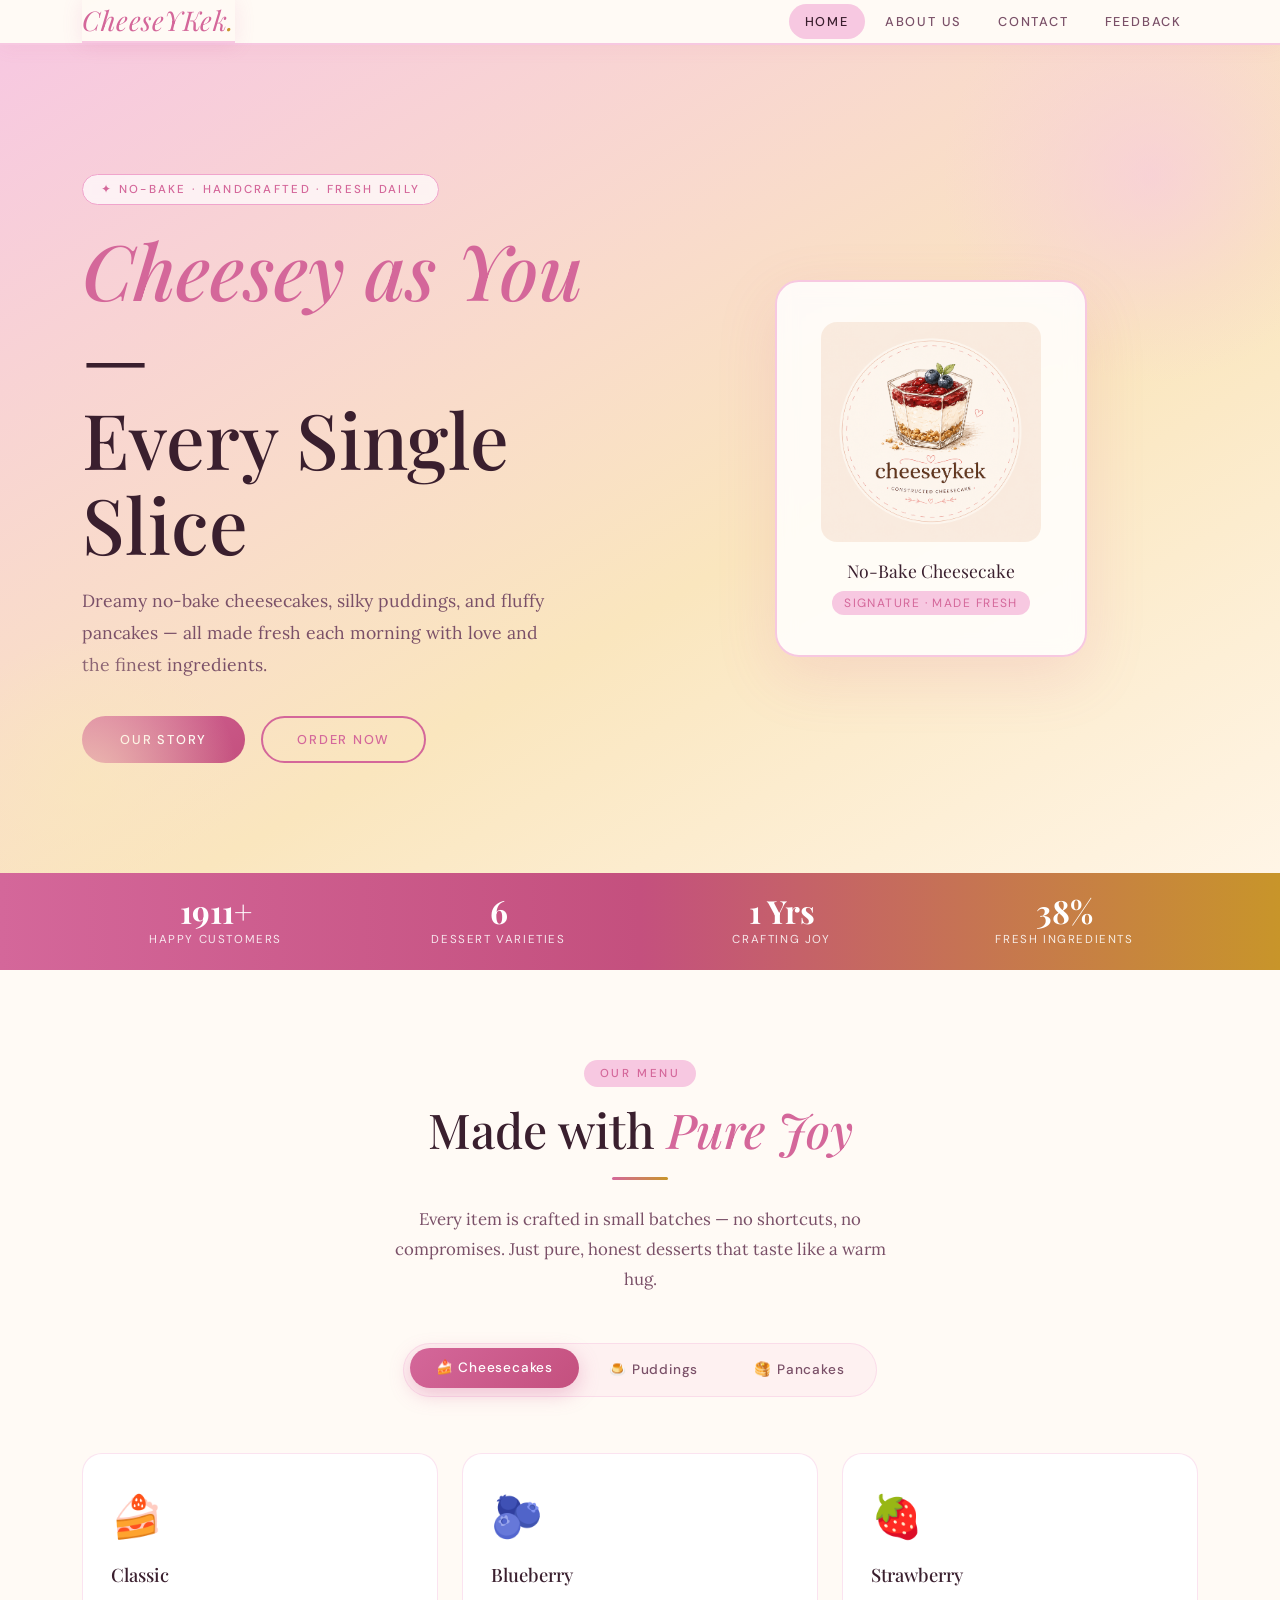
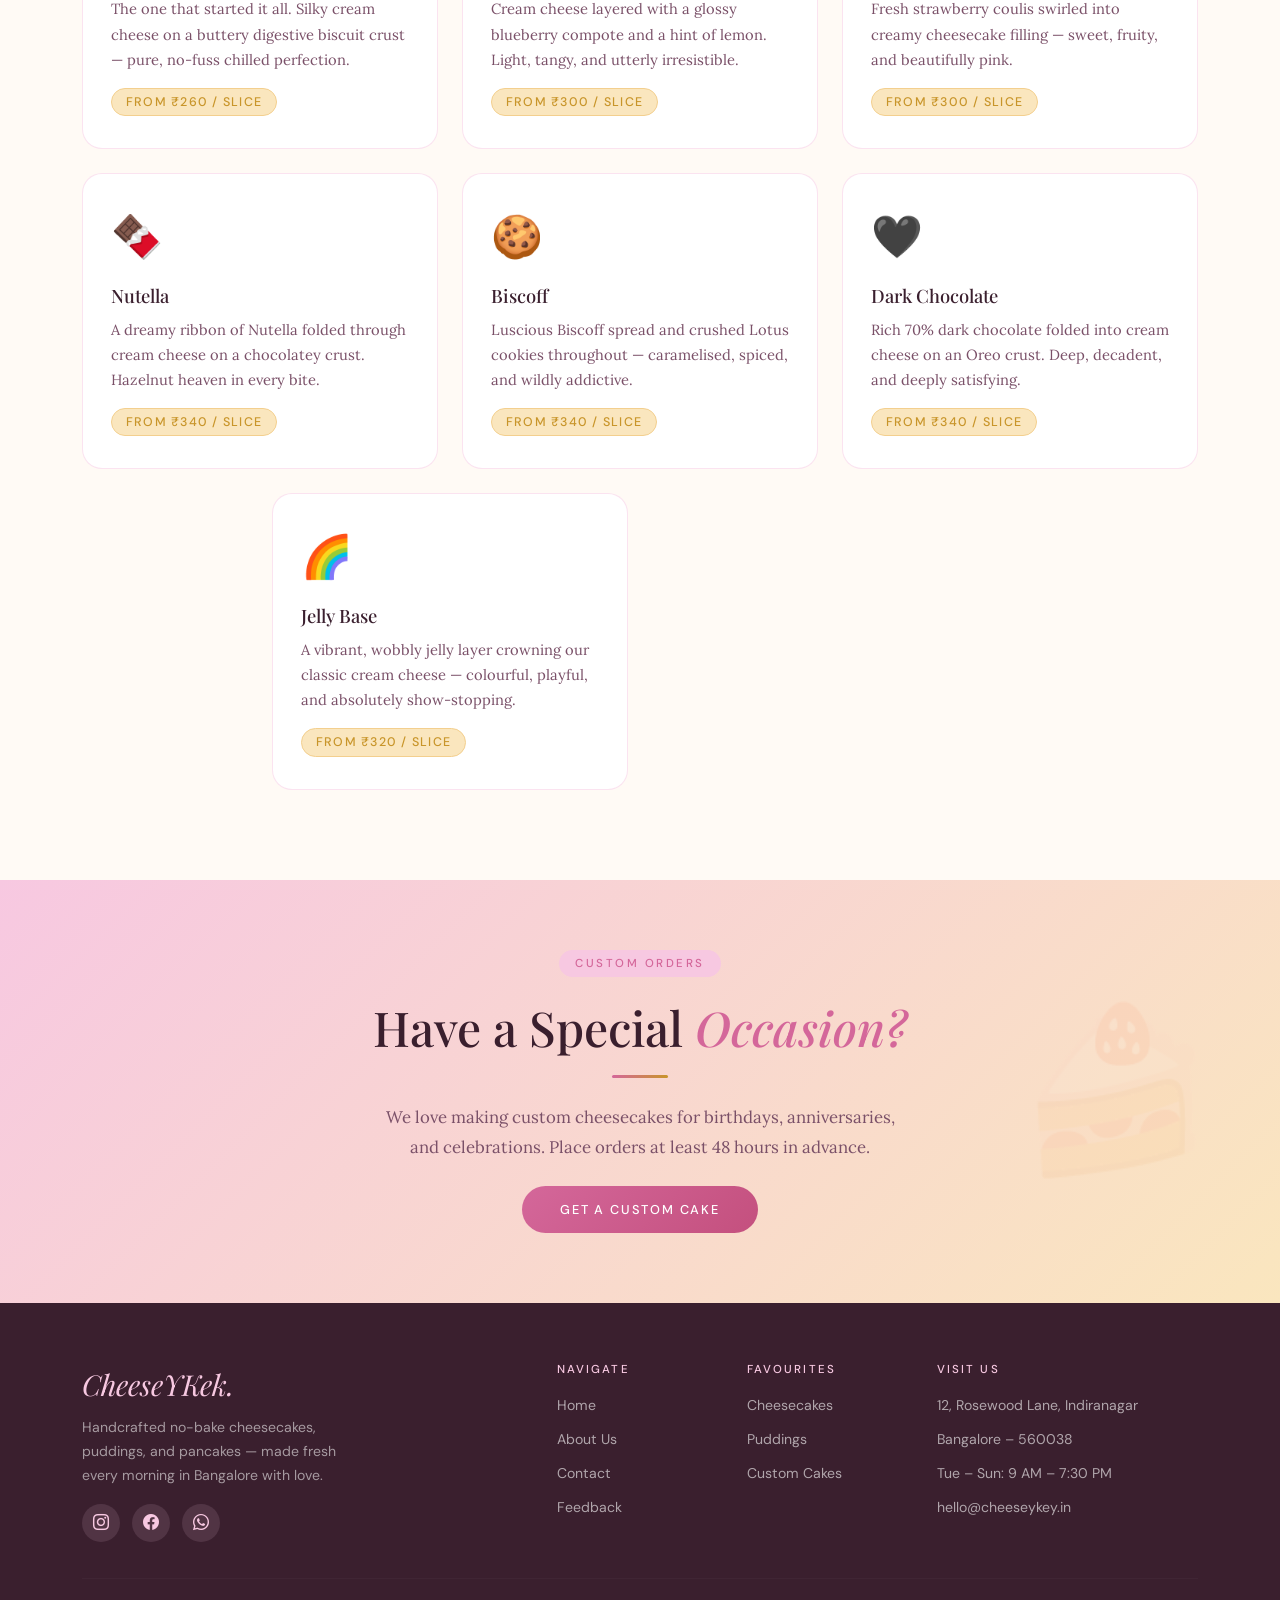
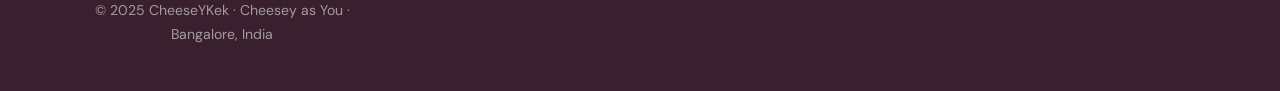
<file: index.html>
<!DOCTYPE html>
<html lang="en">
<head>
  <meta charset="UTF-8" />
  <meta name="viewport" content="width=device-width, initial-scale=1.0"/>
  <title>CheeseYKek — Cheesey as You</title>
  <link rel="icon" href="data:image/svg+xml,<svg xmlns='http://www.w3.org/2000/svg' viewBox='0 0 100 100'><text y='.9em' font-size='90'>🍰</text></svg>">
  <!-- Bootstrap 5 -->
  <link href="https://cdn.jsdelivr.net/npm/bootstrap@5.3.3/dist/css/bootstrap.min.css" rel="stylesheet">
  <!-- Bootstrap Icons -->
  <link href="https://cdn.jsdelivr.net/npm/bootstrap-icons@1.11.3/font/bootstrap-icons.min.css" rel="stylesheet">
  <!-- Custom CSS -->
  <link rel="stylesheet" href="style.css">
</head>
<body>

<!-- ══ NAVBAR ══ -->
<nav class="navbar navbar-expand-lg ck-navbar">
  <div class="container">
    <a class="navbar-brand ck-navbar" href="index.html">
      CheeseYKek<span>.</span>
    </a>
    <button class="navbar-toggler" type="button" data-bs-toggle="collapse"
            data-bs-target="#navMenu" aria-controls="navMenu"
            aria-expanded="false" aria-label="Toggle navigation">
      <span class="navbar-toggler-icon"></span>
    </button>
    <div class="collapse navbar-collapse" id="navMenu">
      <ul class="navbar-nav ms-auto gap-1 py-2 py-lg-0 align-items-lg-center">
        <li class="nav-item"><a class="nav-link" href="index.html">Home</a></li>
        <li class="nav-item"><a class="nav-link" href="about.html">About Us</a></li>
        <li class="nav-item"><a class="nav-link" href="contact.html">Contact</a></li>
        <li class="nav-item"><a class="nav-link" href="feedback.html">Feedback</a></li>
      </ul>
    </div>
  </div>
</nav>

<!-- ══ HERO ══ -->
<section class="hero-section">
  <div class="container">
    <div class="row align-items-center g-5">
      <div class="col-lg-6 col-md-12">
        <div class="hero-badge">✦ No-Bake · Handcrafted · Fresh Daily</div>
        <h1 class="hero-title">
          <em>Cheesey as You</em> —<br>
          Every Single Slice
        </h1>
        <p class="hero-desc">
          Dreamy no-bake cheesecakes, silky puddings, and fluffy pancakes — all made fresh each morning with love and the finest ingredients.
        </p>
        <div class="d-flex flex-wrap gap-3">
          <a href="about.html" class="btn-ck-primary">Our Story</a>
          <a href="contact.html" class="btn-ck-outline">Order Now</a>
        </div>
      </div>
      <div class="col-lg-6 col-md-8 mx-auto">
        <div class="hero-visual">
          <div class="hero-cake-card text-center">
  <img src="image.png"
       alt="No-Bake Cheesecake"
       class="img-fluid rounded-4 mb-3"
       style="max-width: 220px;">

  <div class="cake-name">No-Bake Cheesecake</div>
  <span class="cake-tag">Signature · Made Fresh</span>
</div>
        </div>
      </div>
    </div>
  </div>
</section>

<!-- ══ STATS BAR ══ -->
<div class="stats-bar">
  <div class="container">
    <div class="row g-3 justify-content-center text-center">
      <div class="col-6 col-md-3">
        <div class="stat-item">
          <span class="num" data-count="5000" data-suffix="+">0</span>
          <span class="lbl">Happy Customers</span>
        </div>
      </div>
      <div class="col-6 col-md-3">
        <div class="stat-item">
          <span class="num" data-count="18" data-suffix="">0</span>
          <span class="lbl">Dessert Varieties</span>
        </div>
      </div>
      <div class="col-6 col-md-3">
        <div class="stat-item">
          <span class="num" data-count="3" data-suffix=" Yrs">0</span>
          <span class="lbl">Crafting Joy</span>
        </div>
      </div>
      <div class="col-6 col-md-3">
        <div class="stat-item">
          <span class="num" data-count="100" data-suffix="%">0</span>
          <span class="lbl">Fresh Ingredients</span>
        </div>
      </div>
    </div>
  </div>
</div>

<!-- ══ MENU ══ -->
<section class="menu-section">
  <div class="container">
    <div class="text-center mb-5 reveal">
      <span class="section-tag">Our Menu</span>
      <h2 class="section-title">Made with <em>Pure Joy</em></h2>
      <div class="ck-divider center"></div>
      <p class="section-sub mx-auto" style="max-width:520px;">
        Every item is crafted in small batches — no shortcuts, no compromises. Just pure, honest desserts that taste like a warm hug.
      </p>
    </div>

    <!-- Category Tabs -->
    <div class="menu-tabs-wrap text-center mb-5 reveal">
      <div class="menu-tabs d-inline-flex gap-2 flex-wrap justify-content-center">
        <button class="menu-tab active" data-cat="cheesecakes">🍰 Cheesecakes</button>
        <button class="menu-tab" data-cat="puddings">🍮 Puddings</button>
        <button class="menu-tab" data-cat="pancakes">🥞 Pancakes</button>
      </div>
    </div>

    <!-- CHEESECAKES -->
    <div class="menu-cat" id="cat-cheesecakes">
      <div class="row g-4">

        <div class="col-sm-6 col-lg-4 reveal">
          <div class="menu-card h-100">
            <span class="card-icon">🍰</span>
            <h5>Classic</h5>
            <p>The one that started it all. Silky cream cheese on a buttery digestive biscuit crust — pure, no-fuss chilled perfection.</p>
            <span class="price-tag">FROM ₹260 / SLICE</span>
          </div>
        </div>

        <div class="col-sm-6 col-lg-4 reveal">
          <div class="menu-card h-100">
            <span class="card-icon">🫐</span>
            <h5>Blueberry</h5>
            <p>Cream cheese layered with a glossy blueberry compote and a hint of lemon. Light, tangy, and utterly irresistible.</p>
            <span class="price-tag">FROM ₹300 / SLICE</span>
          </div>
        </div>

        <div class="col-sm-6 col-lg-4 reveal">
          <div class="menu-card h-100">
            <span class="card-icon">🍓</span>
            <h5>Strawberry</h5>
            <p>Fresh strawberry coulis swirled into creamy cheesecake filling — sweet, fruity, and beautifully pink.</p>
            <span class="price-tag">FROM ₹300 / SLICE</span>
          </div>
        </div>

        <div class="col-sm-6 col-lg-4 reveal">
          <div class="menu-card h-100">
            <span class="card-icon">🍫</span>
            <h5>Nutella</h5>
            <p>A dreamy ribbon of Nutella folded through cream cheese on a chocolatey crust. Hazelnut heaven in every bite.</p>
            <span class="price-tag">FROM ₹340 / SLICE</span>
          </div>
        </div>

        <div class="col-sm-6 col-lg-4 reveal">
          <div class="menu-card h-100">
            <span class="card-icon">🍪</span>
            <h5>Biscoff</h5>
            <p>Luscious Biscoff spread and crushed Lotus cookies throughout — caramelised, spiced, and wildly addictive.</p>
            <span class="price-tag">FROM ₹340 / SLICE</span>
          </div>
        </div>

        <div class="col-sm-6 col-lg-4 reveal">
          <div class="menu-card h-100">
            <span class="card-icon">🖤</span>
            <h5>Dark Chocolate</h5>
            <p>Rich 70% dark chocolate folded into cream cheese on an Oreo crust. Deep, decadent, and deeply satisfying.</p>
            <span class="price-tag">FROM ₹340 / SLICE</span>
          </div>
        </div>

        <div class="col-sm-6 col-lg-4 offset-lg-2 reveal">
          <div class="menu-card h-100">
            <span class="card-icon">🌈</span>
            <h5>Jelly Base</h5>
            <p>A vibrant, wobbly jelly layer crowning our classic cream cheese — colourful, playful, and absolutely show-stopping.</p>
            <span class="price-tag">FROM ₹320 / SLICE</span>
          </div>
        </div>

      </div>
    </div>

    <!-- PUDDINGS -->
    <div class="menu-cat d-none" id="cat-puddings">
      <div class="row g-4">

        <div class="col-sm-6 col-lg-3 reveal">
          <div class="menu-card h-100">
            <span class="card-icon">🥭</span>
            <h5>Mango Pudding</h5>
            <p>Sunshine in a cup — fresh Alphonso mango purée set into a silky, tropical pudding. Utterly seasonal and stunning.</p>
            <span class="price-tag">FROM ₹160 / CUP</span>
          </div>
        </div>

        <div class="col-sm-6 col-lg-3 reveal">
          <div class="menu-card h-100">
            <span class="card-icon">🍓</span>
            <h5>Strawberry Pudding</h5>
            <p>Berry-bright strawberry pudding layered with cream — fresh, fruity, and a gorgeous blush pink throughout.</p>
            <span class="price-tag">FROM ₹160 / CUP</span>
          </div>
        </div>

        <div class="col-sm-6 col-lg-3 reveal">
          <div class="menu-card h-100">
            <span class="card-icon">🍮</span>
            <h5>Custard Pudding</h5>
            <p>A classic wobbling caramel custard pudding made daily with farm-fresh eggs and pure vanilla. Timeless and comforting.</p>
            <span class="price-tag">FROM ₹150 / CUP</span>
          </div>
        </div>

        <div class="col-sm-6 col-lg-3 reveal">
          <div class="menu-card h-100">
            <span class="card-icon">🍏</span>
            <h5>Apple Pudding</h5>
            <p>Warm spiced apple compote resting beneath a cloud of vanilla cream pudding. Like a hug from autumn itself.</p>
            <span class="price-tag">FROM ₹170 / CUP</span>
          </div>
        </div>

      </div>
    </div>

    <!-- PANCAKES -->
    <div class="menu-cat d-none" id="cat-pancakes">
      <div class="row g-4 justify-content-center">

        <div class="col-sm-8 col-md-5 col-lg-4 reveal">
          <div class="menu-card h-100 text-center">
            <span class="card-icon">🥞</span>
            <h5>Classic Stack</h5>
            <p>Fluffy, golden pancakes stacked high with maple syrup and a pat of butter. Simple, satisfying, and perfect any time of day.</p>
            <span class="price-tag">FROM ₹180 / STACK</span>
          </div>
        </div>

        <div class="col-sm-8 col-md-5 col-lg-4 reveal">
          <div class="menu-card h-100 text-center">
            <span class="card-icon">🍓</span>
            <h5>Berry Bliss Pancakes</h5>
            <p>Soft pancakes topped with a mixed berry compote, whipped cream, and a drizzle of honey. A fruity morning dream.</p>
            <span class="price-tag">FROM ₹220 / STACK</span>
          </div>
        </div>

        <div class="col-sm-8 col-md-5 col-lg-4 reveal">
          <div class="menu-card h-100 text-center">
            <span class="card-icon">🍫</span>
            <h5>Nutella Pancakes</h5>
            <p>Warm fluffy pancakes slathered with Nutella, topped with banana slices and crushed hazelnuts. Indulgent to the last bite.</p>
            <span class="price-tag">FROM ₹240 / STACK</span>
          </div>
        </div>

      </div>
    </div>

  </div>
</section>

<!-- ══ SPECIAL BANNER ══ -->
<section class="special-banner reveal">
  <div class="container text-center">
    <span class="section-tag">Custom Orders</span>
    <h2 class="section-title mt-2">Have a Special <em>Occasion?</em></h2>
    <div class="ck-divider center"></div>
    <p class="section-sub mx-auto mb-4" style="max-width: 520px;">
      We love making custom cheesecakes for birthdays, anniversaries, and celebrations. Place orders at least 48 hours in advance.
    </p>
    <a href="contact.html" class="btn-ck-primary">Get a Custom Cake</a>
  </div>
</section>

<!-- ══ FOOTER ══ -->
<footer class="ck-footer">
  <div class="container">
    <div class="row g-4">
      <div class="col-md-4">
        <span class="brand">CheeseYKek.</span>
        <p>Handcrafted no-bake cheesecakes, puddings, and pancakes — made fresh every morning in Bangalore with love.</p>
        <div class="footer-social mt-3">
          <a href="#"><i class="bi bi-instagram"></i></a>
          <a href="#"><i class="bi bi-facebook"></i></a>
          <a href="#"><i class="bi bi-whatsapp"></i></a>
        </div>
      </div>
      <div class="col-md-2 offset-md-1">
        <h6>Navigate</h6>
        <ul>
          <li><a href="index.html">Home</a></li>
          <li><a href="about.html">About Us</a></li>
          <li><a href="contact.html">Contact</a></li>
          <li><a href="feedback.html">Feedback</a></li>
        </ul>
      </div>
      <div class="col-md-2">
        <h6>Favourites</h6>
        <ul>
          <li><a href="#">Cheesecakes</a></li>
          <li><a href="#">Puddings</a></li>
          <li><a href="#">Custom Cakes</a></li>
        </ul>
      </div>
      <div class="col-md-3">
        <h6>Visit Us</h6>
        <ul>
          <li><a href="#">12, Rosewood Lane, Indiranagar</a></li>
          <li><a href="#">Bangalore – 560038</a></li>
          <li><a href="#">Tue – Sun: 9 AM – 7:30 PM</a></li>
          <li><a href="mailto:hello@cheeseykey.in">hello@cheeseykey.in</a></li>
        </ul>
      </div>
    </div>
    <hr class="footer-hr">
    <p class="footer-copy">© 2025 CheeseYKek · Cheesey as You · Bangalore, India</p>
  </div>
</footer>

<!-- Bootstrap JS -->
<script src="https://cdn.jsdelivr.net/npm/bootstrap@5.3.3/dist/js/bootstrap.bundle.min.js"></script>
<script src="main.js"></script>
<script>
  // ── Menu category tabs ──
  document.querySelectorAll('.menu-tab').forEach(btn => {
    btn.addEventListener('click', function () {
      document.querySelectorAll('.menu-tab').forEach(b => b.classList.remove('active'));
      this.classList.add('active');
      const cat = this.dataset.cat;
      document.querySelectorAll('.menu-cat').forEach(c => c.classList.add('d-none'));
      document.getElementById('cat-' + cat).classList.remove('d-none');
      // re-trigger reveal for newly visible cards
      document.querySelectorAll('#cat-' + cat + ' .reveal').forEach((el, i) => {
        el.style.transitionDelay = (i * 60) + 'ms';
        el.classList.add('visible');
      });
    });
  });
  // Show first tab's cards on load
  document.querySelectorAll('#cat-cheesecakes .reveal').forEach((el, i) => {
    el.style.transitionDelay = (i * 60) + 'ms';
    setTimeout(() => el.classList.add('visible'), 200);
  });
</script>
</body>
</html>
</file>
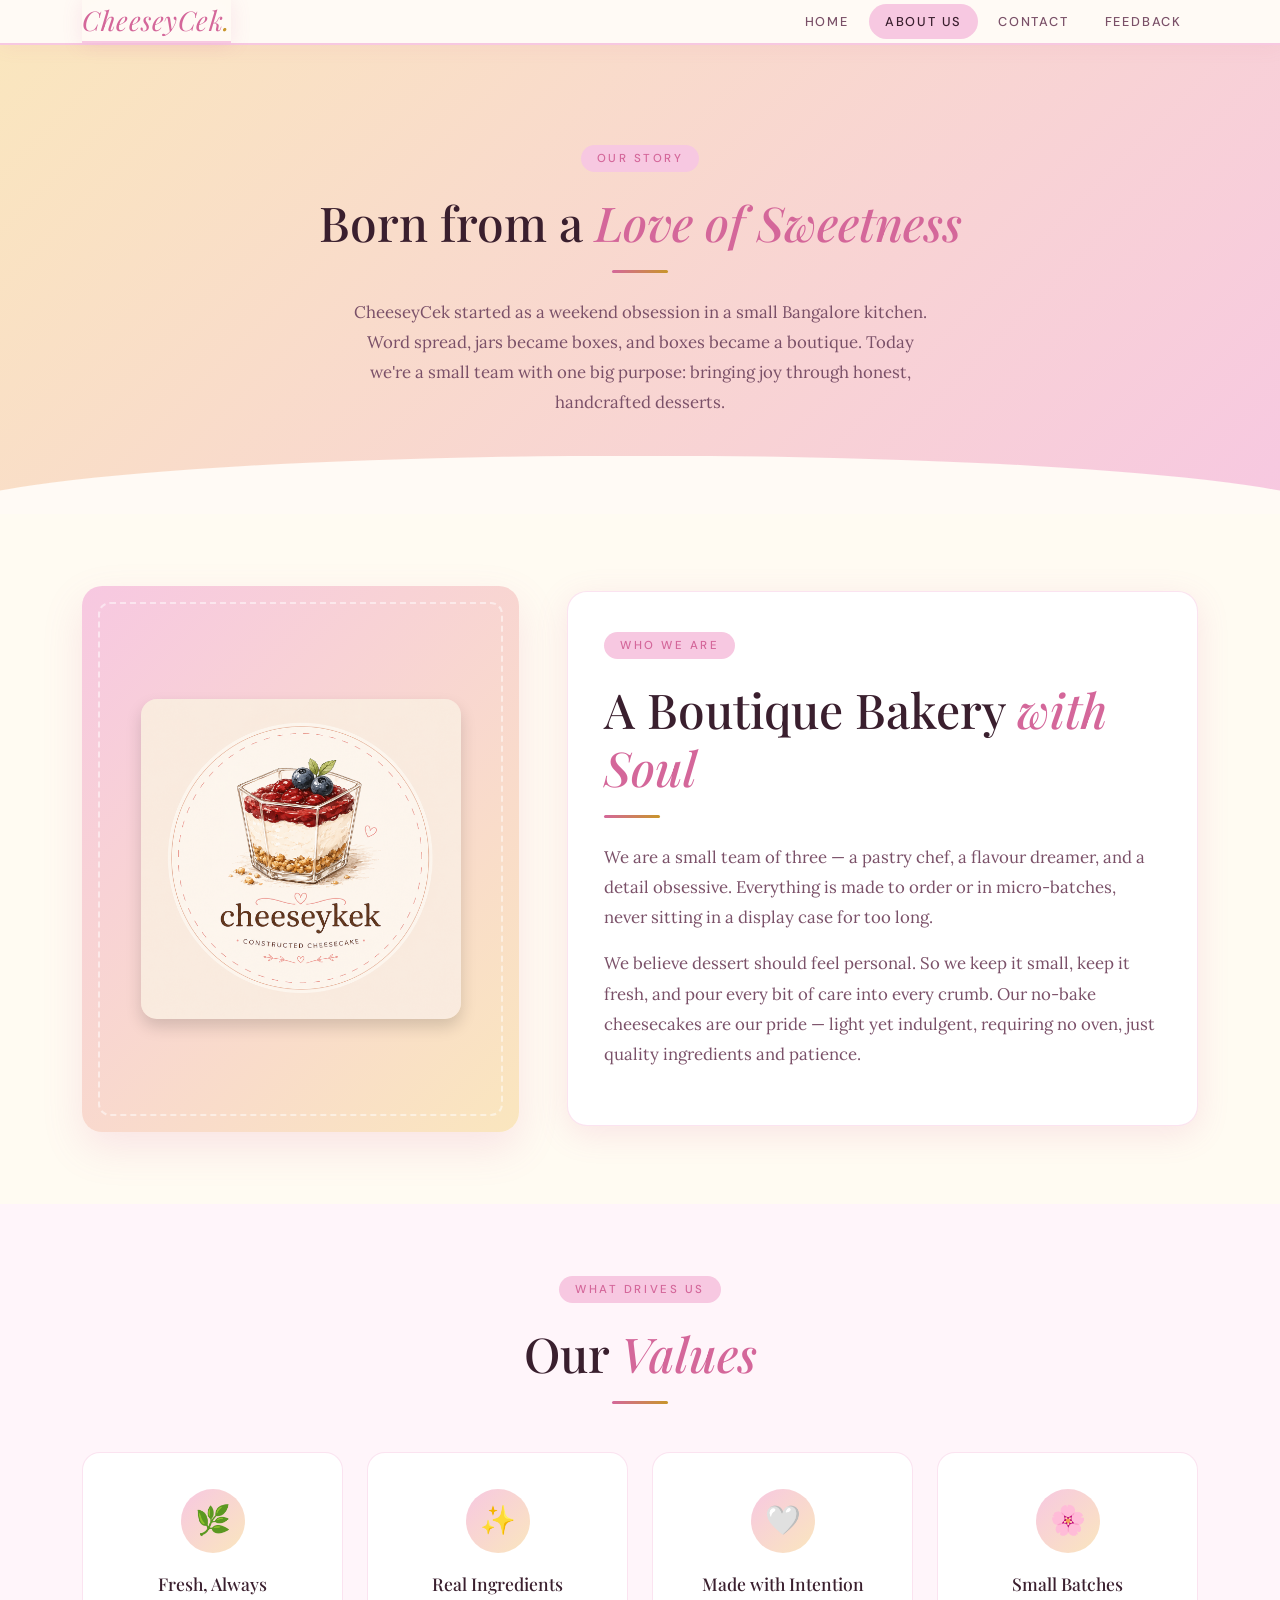
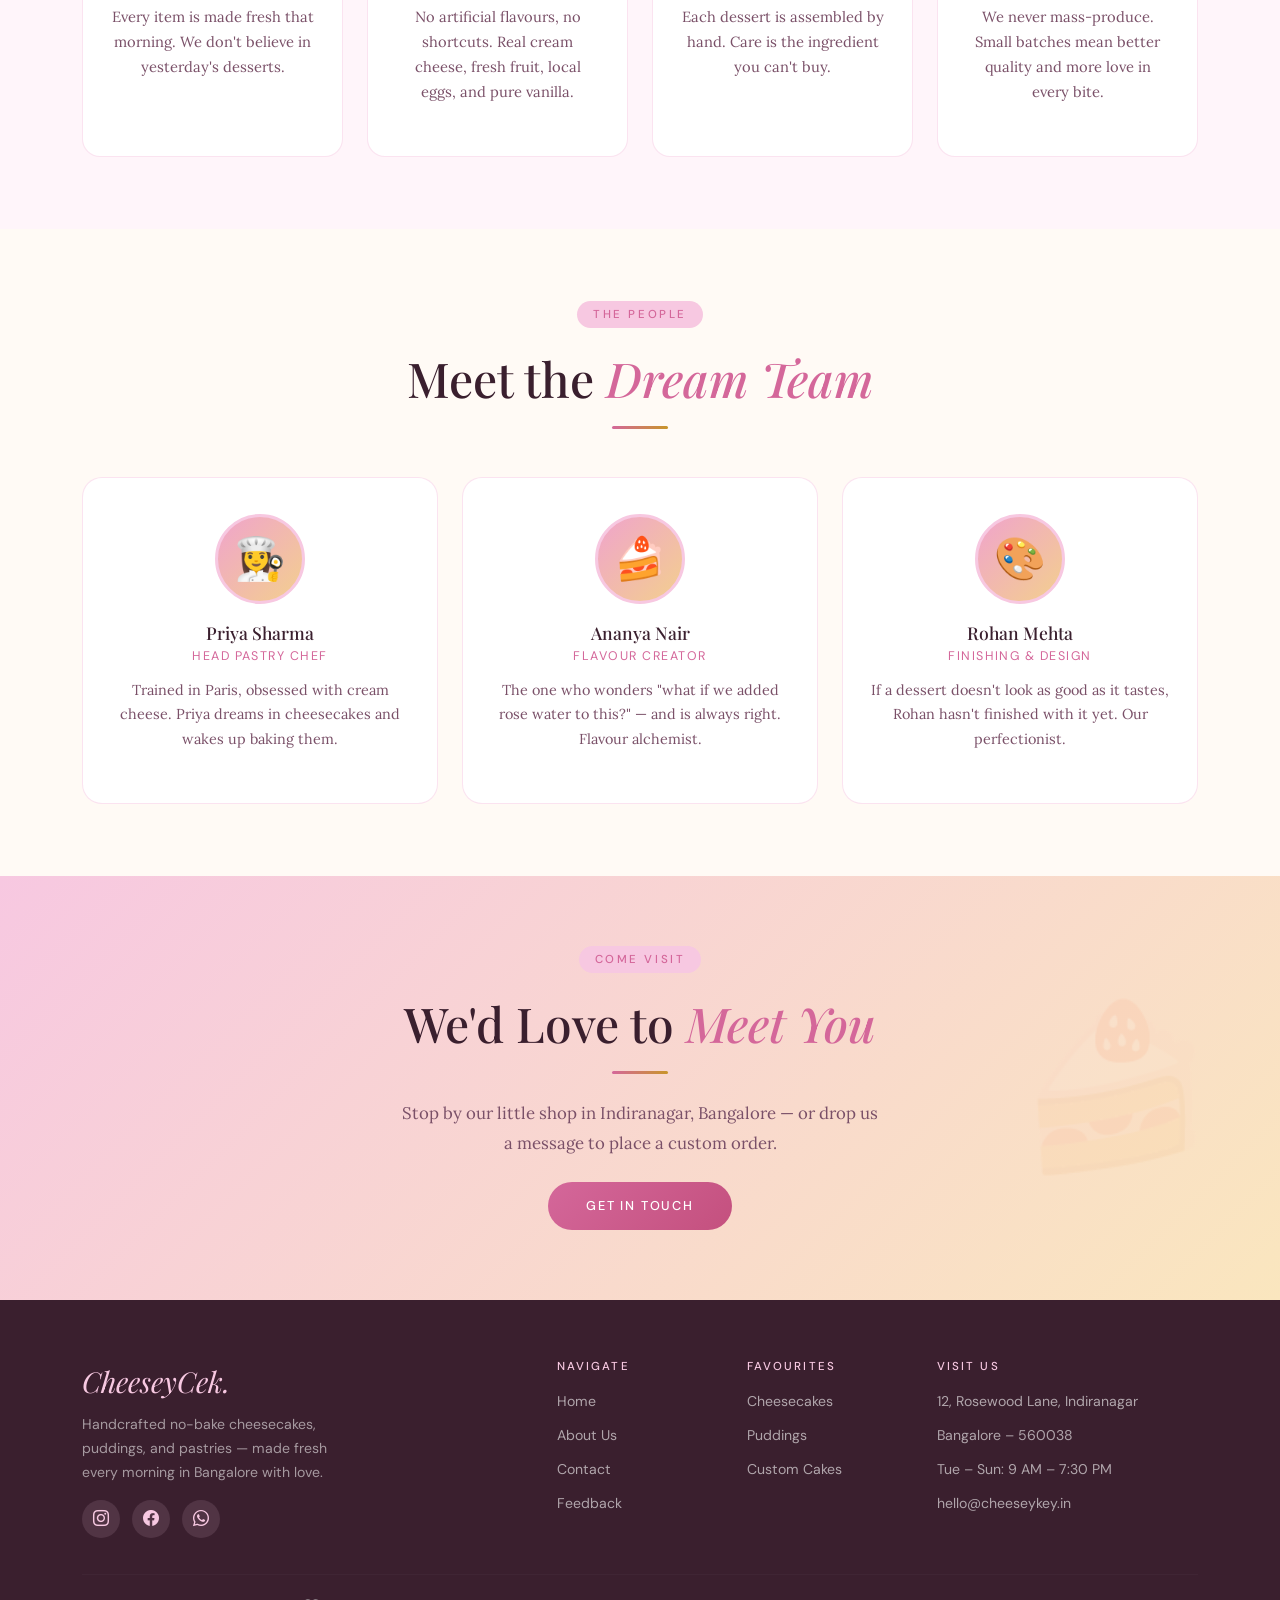
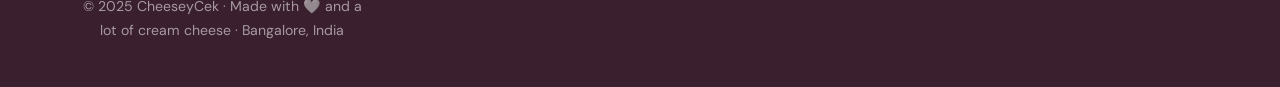
<file: about.html>
<!DOCTYPE html>
<html lang="en">
<head>
  <meta charset="UTF-8" />
  <meta name="viewport" content="width=device-width, initial-scale=1.0"/>
  <title>About Us — CheeseyCek</title>
  <link rel="icon" href="data:image/svg+xml,<svg xmlns='http://www.w3.org/2000/svg' viewBox='0 0 100 100'><text y='.9em' font-size='90'>🍰</text></svg>">
  <link href="https://cdn.jsdelivr.net/npm/bootstrap@5.3.3/dist/css/bootstrap.min.css" rel="stylesheet">
  <link href="https://cdn.jsdelivr.net/npm/bootstrap-icons@1.11.3/font/bootstrap-icons.min.css" rel="stylesheet">
  <link rel="stylesheet" href="style.css">
</head>
<body>

<!-- ══ NAVBAR ══ -->
<nav class="navbar navbar-expand-lg ck-navbar">
  <div class="container">
    <a class="navbar-brand ck-navbar" href="index.html">CheeseyCek<span>.</span></a>
    <button class="navbar-toggler" type="button" data-bs-toggle="collapse"
            data-bs-target="#navMenu" aria-controls="navMenu"
            aria-expanded="false" aria-label="Toggle navigation">
      <span class="navbar-toggler-icon"></span>
    </button>
    <div class="collapse navbar-collapse" id="navMenu">
      <ul class="navbar-nav ms-auto gap-1 py-2 py-lg-0 align-items-lg-center">
        <li class="nav-item"><a class="nav-link" href="index.html">Home</a></li>
        <li class="nav-item"><a class="nav-link" href="about.html">About Us</a></li>
        <li class="nav-item"><a class="nav-link" href="contact.html">Contact</a></li>
        <li class="nav-item"><a class="nav-link" href="feedback.html">Feedback</a></li>
      </ul>
    </div>
  </div>
</nav>

<!-- ══ ABOUT HERO ══ -->
<section class="about-hero">
  <div class="container text-center">
    <span class="section-tag">Our Story</span>
    <h1 class="section-title mt-2">Born from a <em>Love of Sweetness</em></h1>
    <div class="ck-divider center"></div>
    <p class="section-sub mx-auto" style="max-width: 580px;">
      CheeseyCek started as a weekend obsession in a small Bangalore kitchen. Word spread, jars became boxes, and boxes became a boutique. Today we're a small team with one big purpose: bringing joy through honest, handcrafted desserts.
    </p>
  </div>
</section>

<!-- ══ OUR STORY ══ -->
<section class="py-5 bg-cream-soft">
  <div class="container py-4">
    <div class="row align-items-center g-5">
      <div class="col-md-5 reveal">
       <div class="story-visual text-center">
  <img src="image.png" 
       alt="Cheesecake"
       class="img-fluid rounded-4 shadow"
       style="max-width: 320px;">
</div>
      </div>
      <div class="col-md-7 reveal">
        <div class="story-card">
          <span class="section-tag">Who We Are</span>
          <h2 class="section-title mt-2">A Boutique Bakery <em>with Soul</em></h2>
          <div class="ck-divider"></div>
          <p class="section-sub mb-3">
            We are a small team of three — a pastry chef, a flavour dreamer, and a detail obsessive. Everything is made to order or in micro-batches, never sitting in a display case for too long.
          </p>
          <p class="section-sub">
            We believe dessert should feel personal. So we keep it small, keep it fresh, and pour every bit of care into every crumb. Our no-bake cheesecakes are our pride — light yet indulgent, requiring no oven, just quality ingredients and patience.
          </p>
        </div>
      </div>
    </div>
  </div>
</section>

<!-- ══ OUR VALUES ══ -->
<section class="py-5 bg-pink-soft">
  <div class="container py-4">
    <div class="text-center mb-5 reveal">
      <span class="section-tag">What Drives Us</span>
      <h2 class="section-title mt-2">Our <em>Values</em></h2>
      <div class="ck-divider center"></div>
    </div>
    <div class="row g-4">
      <div class="col-sm-6 col-lg-3 reveal">
        <div class="value-card">
          <div class="v-icon">🌿</div>
          <h5>Fresh, Always</h5>
          <p>Every item is made fresh that morning. We don't believe in yesterday's desserts.</p>
        </div>
      </div>
      <div class="col-sm-6 col-lg-3 reveal">
        <div class="value-card">
          <div class="v-icon">✨</div>
          <h5>Real Ingredients</h5>
          <p>No artificial flavours, no shortcuts. Real cream cheese, fresh fruit, local eggs, and pure vanilla.</p>
        </div>
      </div>
      <div class="col-sm-6 col-lg-3 reveal">
        <div class="value-card">
          <div class="v-icon">🤍</div>
          <h5>Made with Intention</h5>
          <p>Each dessert is assembled by hand. Care is the ingredient you can't buy.</p>
        </div>
      </div>
      <div class="col-sm-6 col-lg-3 reveal">
        <div class="value-card">
          <div class="v-icon">🌸</div>
          <h5>Small Batches</h5>
          <p>We never mass-produce. Small batches mean better quality and more love in every bite.</p>
        </div>
      </div>
    </div>
  </div>
</section>

<!-- ══ TEAM ══ -->
<section class="py-5">
  <div class="container py-4">
    <div class="text-center mb-5 reveal">
      <span class="section-tag">The People</span>
      <h2 class="section-title mt-2">Meet the <em>Dream Team</em></h2>
      <div class="ck-divider center"></div>
    </div>
    <div class="row g-4 justify-content-center">
      <div class="col-sm-8 col-md-4 reveal">
        <div class="team-card">
          <div class="team-avatar">👩‍🍳</div>
          <h5>Priya Sharma</h5>
          <div class="role">Head Pastry Chef</div>
          <p>Trained in Paris, obsessed with cream cheese. Priya dreams in cheesecakes and wakes up baking them.</p>
        </div>
      </div>
      <div class="col-sm-8 col-md-4 reveal">
        <div class="team-card">
          <div class="team-avatar">🍰</div>
          <h5>Ananya Nair</h5>
          <div class="role">Flavour Creator</div>
          <p>The one who wonders "what if we added rose water to this?" — and is always right. Flavour alchemist.</p>
        </div>
      </div>
      <div class="col-sm-8 col-md-4 reveal">
        <div class="team-card">
          <div class="team-avatar">🎨</div>
          <h5>Rohan Mehta</h5>
          <div class="role">Finishing & Design</div>
          <p>If a dessert doesn't look as good as it tastes, Rohan hasn't finished with it yet. Our perfectionist.</p>
        </div>
      </div>
    </div>
  </div>
</section>

<!-- ══ CTA ══ -->
<section class="special-banner reveal">
  <div class="container text-center">
    <span class="section-tag">Come Visit</span>
    <h2 class="section-title mt-2">We'd Love to <em>Meet You</em></h2>
    <div class="ck-divider center"></div>
    <p class="section-sub mx-auto mb-4" style="max-width:480px;">
      Stop by our little shop in Indiranagar, Bangalore — or drop us a message to place a custom order.
    </p>
    <a href="contact.html" class="btn-ck-primary">Get in Touch</a>
  </div>
</section>

<!-- ══ FOOTER ══ -->
<footer class="ck-footer">
  <div class="container">
    <div class="row g-4">
      <div class="col-md-4">
        <span class="brand">CheeseyCek.</span>
        <p>Handcrafted no-bake cheesecakes, puddings, and pastries — made fresh every morning in Bangalore with love.</p>
        <div class="footer-social mt-3">
          <a href="#"><i class="bi bi-instagram"></i></a>
          <a href="#"><i class="bi bi-facebook"></i></a>
          <a href="#"><i class="bi bi-whatsapp"></i></a>
        </div>
      </div>
      <div class="col-md-2 offset-md-1">
        <h6>Navigate</h6>
        <ul>
          <li><a href="index.html">Home</a></li>
          <li><a href="about.html">About Us</a></li>
          <li><a href="contact.html">Contact</a></li>
          <li><a href="feedback.html">Feedback</a></li>
        </ul>
      </div>
      <div class="col-md-2">
        <h6>Favourites</h6>
        <ul>
          <li><a href="#">Cheesecakes</a></li>
          <li><a href="#">Puddings</a></li>
          <li><a href="#">Custom Cakes</a></li>
        </ul>
      </div>
      <div class="col-md-3">
        <h6>Visit Us</h6>
        <ul>
          <li><a href="#">12, Rosewood Lane, Indiranagar</a></li>
          <li><a href="#">Bangalore – 560038</a></li>
          <li><a href="#">Tue – Sun: 9 AM – 7:30 PM</a></li>
          <li><a href="mailto:hello@cheeseykey.in">hello@cheeseykey.in</a></li>
        </ul>
      </div>
    </div>
    <hr class="footer-hr">
    <p class="footer-copy">© 2025 CheeseyCek · Made with 🤍 and a lot of cream cheese · Bangalore, India</p>
  </div>
</footer>

<script src="https://cdn.jsdelivr.net/npm/bootstrap@5.3.3/dist/js/bootstrap.bundle.min.js"></script>
<script src="main.js"></script>
</body>
</html>
</file>
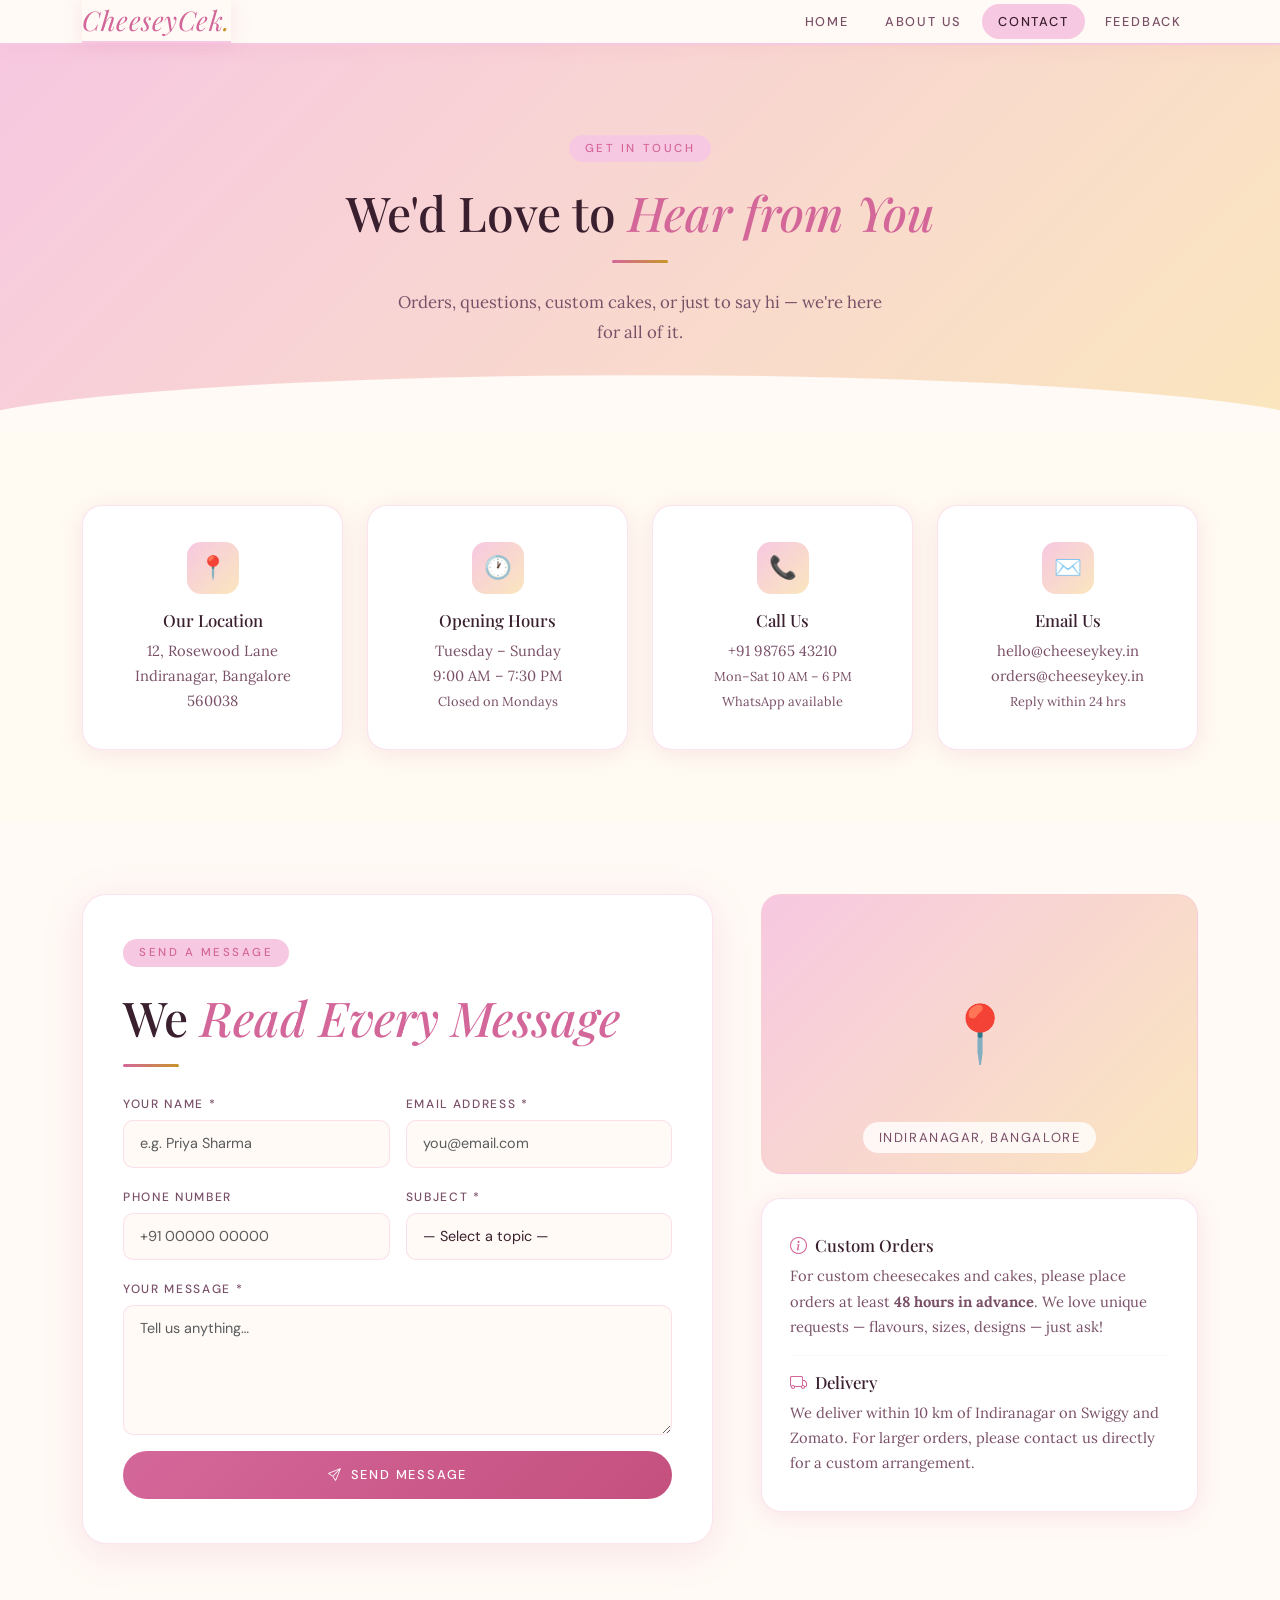
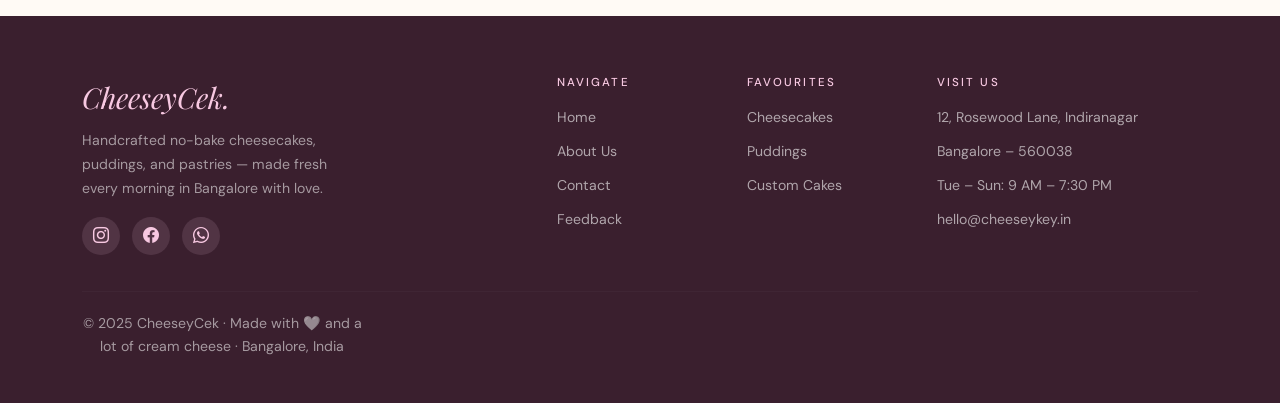
<file: contact.html>
<!DOCTYPE html>
<html lang="en">
<head>
  <meta charset="UTF-8"/>
  <meta name="viewport" content="width=device-width, initial-scale=1.0"/>
  <title>Contact — CheeseyCek</title>
  <link rel="icon" href="data:image/svg+xml,<svg xmlns='http://www.w3.org/2000/svg' viewBox='0 0 100 100'><text y='.9em' font-size='90'>🍰</text></svg>">
  <link href="https://cdn.jsdelivr.net/npm/bootstrap@5.3.3/dist/css/bootstrap.min.css" rel="stylesheet">
  <link href="https://cdn.jsdelivr.net/npm/bootstrap-icons@1.11.3/font/bootstrap-icons.min.css" rel="stylesheet">
  <link rel="stylesheet" href="style.css">
</head>
<body>

<!-- ══ NAVBAR ══ -->
<nav class="navbar navbar-expand-lg ck-navbar">
  <div class="container">
    <a class="navbar-brand ck-navbar" href="index.html">CheeseyCek<span>.</span></a>
    <button class="navbar-toggler" type="button" data-bs-toggle="collapse"
            data-bs-target="#navMenu" aria-controls="navMenu"
            aria-expanded="false" aria-label="Toggle navigation">
      <span class="navbar-toggler-icon"></span>
    </button>
    <div class="collapse navbar-collapse" id="navMenu">
      <ul class="navbar-nav ms-auto gap-1 py-2 py-lg-0 align-items-lg-center">
        <li class="nav-item"><a class="nav-link" href="index.html">Home</a></li>
        <li class="nav-item"><a class="nav-link" href="about.html">About Us</a></li>
        <li class="nav-item"><a class="nav-link" href="contact.html">Contact</a></li>
        <li class="nav-item"><a class="nav-link" href="feedback.html">Feedback</a></li>
      </ul>
    </div>
  </div>
</nav>

<!-- ══ CONTACT HERO ══ -->
<section class="contact-hero">
  <div class="container">
    <span class="section-tag">Get in Touch</span>
    <h1 class="section-title mt-2">We'd Love to <em>Hear from You</em></h1>
    <div class="ck-divider center"></div>
    <p class="section-sub mx-auto" style="max-width: 500px;">
      Orders, questions, custom cakes, or just to say hi — we're here for all of it.
    </p>
  </div>
</section>

<!-- ══ CONTACT INFO CARDS ══ -->
<section class="py-5 bg-cream-soft">
  <div class="container py-4">
    <div class="row g-4 justify-content-center">

      <div class="col-sm-6 col-lg-3 reveal">
        <div class="info-card text-center">
          <div class="ic-icon mx-auto">📍</div>
          <h5>Our Location</h5>
          <p>12, Rosewood Lane<br>Indiranagar, Bangalore<br>560038</p>
        </div>
      </div>

      <div class="col-sm-6 col-lg-3 reveal">
        <div class="info-card text-center">
          <div class="ic-icon mx-auto">🕐</div>
          <h5>Opening Hours</h5>
          <p>Tuesday – Sunday<br>9:00 AM – 7:30 PM<br><small>Closed on Mondays</small></p>
        </div>
      </div>

      <div class="col-sm-6 col-lg-3 reveal">
        <div class="info-card text-center">
          <div class="ic-icon mx-auto">📞</div>
          <h5>Call Us</h5>
          <p>+91 98765 43210<br><small>Mon–Sat 10 AM – 6 PM</small><br><small>WhatsApp available</small></p>
        </div>
      </div>

      <div class="col-sm-6 col-lg-3 reveal">
        <div class="info-card text-center">
          <div class="ic-icon mx-auto">✉️</div>
          <h5>Email Us</h5>
          <p>hello@cheeseykey.in<br>orders@cheeseykey.in<br><small>Reply within 24 hrs</small></p>
        </div>
      </div>

    </div>
  </div>
</section>

<!-- ══ CONTACT FORM + MAP ══ -->
<section class="py-5">
  <div class="container py-4">
    <div class="row g-5 align-items-start">

      <!-- Form -->
      <div class="col-lg-7 reveal">
        <div class="ck-form-card">
          <span class="section-tag">Send a Message</span>
          <h2 class="section-title mt-2">We <em>Read Every Message</em></h2>
          <div class="ck-divider"></div>

          <form id="contactForm" class="needs-validation" novalidate>
            <div class="row g-3">

              <div class="col-sm-6">
                <label class="form-label" for="cName">Your Name *</label>
                <input type="text" class="form-control" id="cName" placeholder="e.g. Priya Sharma" required>
                <div class="invalid-feedback">Please enter your name.</div>
              </div>

              <div class="col-sm-6">
                <label class="form-label" for="cEmail">Email Address *</label>
                <input type="email" class="form-control" id="cEmail" placeholder="you@email.com" required>
                <div class="invalid-feedback">Please enter a valid email.</div>
              </div>

              <div class="col-sm-6">
                <label class="form-label" for="cPhone">Phone Number</label>
                <input type="tel" class="form-control" id="cPhone" placeholder="+91 00000 00000">
              </div>

              <div class="col-sm-6">
                <label class="form-label" for="cSubject">Subject *</label>
                <select class="form-select" id="cSubject" required>
                  <option value="">— Select a topic —</option>
                  <option>General Enquiry</option>
                  <option>Custom Order / Cake</option>
                  <option>Wholesale / Events</option>
                  <option>Feedback</option>
                  <option>Other</option>
                </select>
                <div class="invalid-feedback">Please select a subject.</div>
              </div>

              <div class="col-12">
                <label class="form-label" for="cMessage">Your Message *</label>
                <textarea class="form-control" id="cMessage" placeholder="Tell us anything…" required></textarea>
                <div class="invalid-feedback">Please write a message.</div>
              </div>

              <div class="col-12">
                <button type="submit" class="btn-ck-primary w-100">
                  <i class="bi bi-send me-2"></i>Send Message
                </button>
              </div>

            </div>
          </form>
        </div>
      </div>

      <!-- Map + Extra -->
      <div class="col-lg-5 reveal">
        <div class="map-placeholder mb-4">📍</div>

        <div class="info-card">
          <h5><i class="bi bi-info-circle me-2 text-pink"></i>Custom Orders</h5>
          <p>For custom cheesecakes and cakes, please place orders at least <strong>48 hours in advance</strong>. We love unique requests — flavours, sizes, designs — just ask!</p>
          <hr style="border-color: var(--border);">
          <h5 class="mt-3"><i class="bi bi-truck me-2 text-pink"></i>Delivery</h5>
          <p>We deliver within 10 km of Indiranagar on Swiggy and Zomato. For larger orders, please contact us directly for a custom arrangement.</p>
        </div>
      </div>

    </div>
  </div>
</section>

<!-- ══ FOOTER ══ -->
<footer class="ck-footer">
  <div class="container">
    <div class="row g-4">
      <div class="col-md-4">
        <span class="brand">CheeseyCek.</span>
        <p>Handcrafted no-bake cheesecakes, puddings, and pastries — made fresh every morning in Bangalore with love.</p>
        <div class="footer-social mt-3">
          <a href="#"><i class="bi bi-instagram"></i></a>
          <a href="#"><i class="bi bi-facebook"></i></a>
          <a href="#"><i class="bi bi-whatsapp"></i></a>
        </div>
      </div>
      <div class="col-md-2 offset-md-1">
        <h6>Navigate</h6>
        <ul>
          <li><a href="index.html">Home</a></li>
          <li><a href="about.html">About Us</a></li>
          <li><a href="contact.html">Contact</a></li>
          <li><a href="feedback.html">Feedback</a></li>
        </ul>
      </div>
      <div class="col-md-2">
        <h6>Favourites</h6>
        <ul>
          <li><a href="#">Cheesecakes</a></li>
          <li><a href="#">Puddings</a></li>
          <li><a href="#">Custom Cakes</a></li>
        </ul>
      </div>
      <div class="col-md-3">
        <h6>Visit Us</h6>
        <ul>
          <li><a href="#">12, Rosewood Lane, Indiranagar</a></li>
          <li><a href="#">Bangalore – 560038</a></li>
          <li><a href="#">Tue – Sun: 9 AM – 7:30 PM</a></li>
          <li><a href="mailto:hello@cheeseykey.in">hello@cheeseykey.in</a></li>
        </ul>
      </div>
    </div>
    <hr class="footer-hr">
    <p class="footer-copy">© 2025 CheeseyCek · Made with 🤍 and a lot of cream cheese · Bangalore, India</p>
  </div>
</footer>

<script src="https://cdn.jsdelivr.net/npm/bootstrap@5.3.3/dist/js/bootstrap.bundle.min.js"></script>
<script src="main.js"></script>
</body>
</html>
</file>
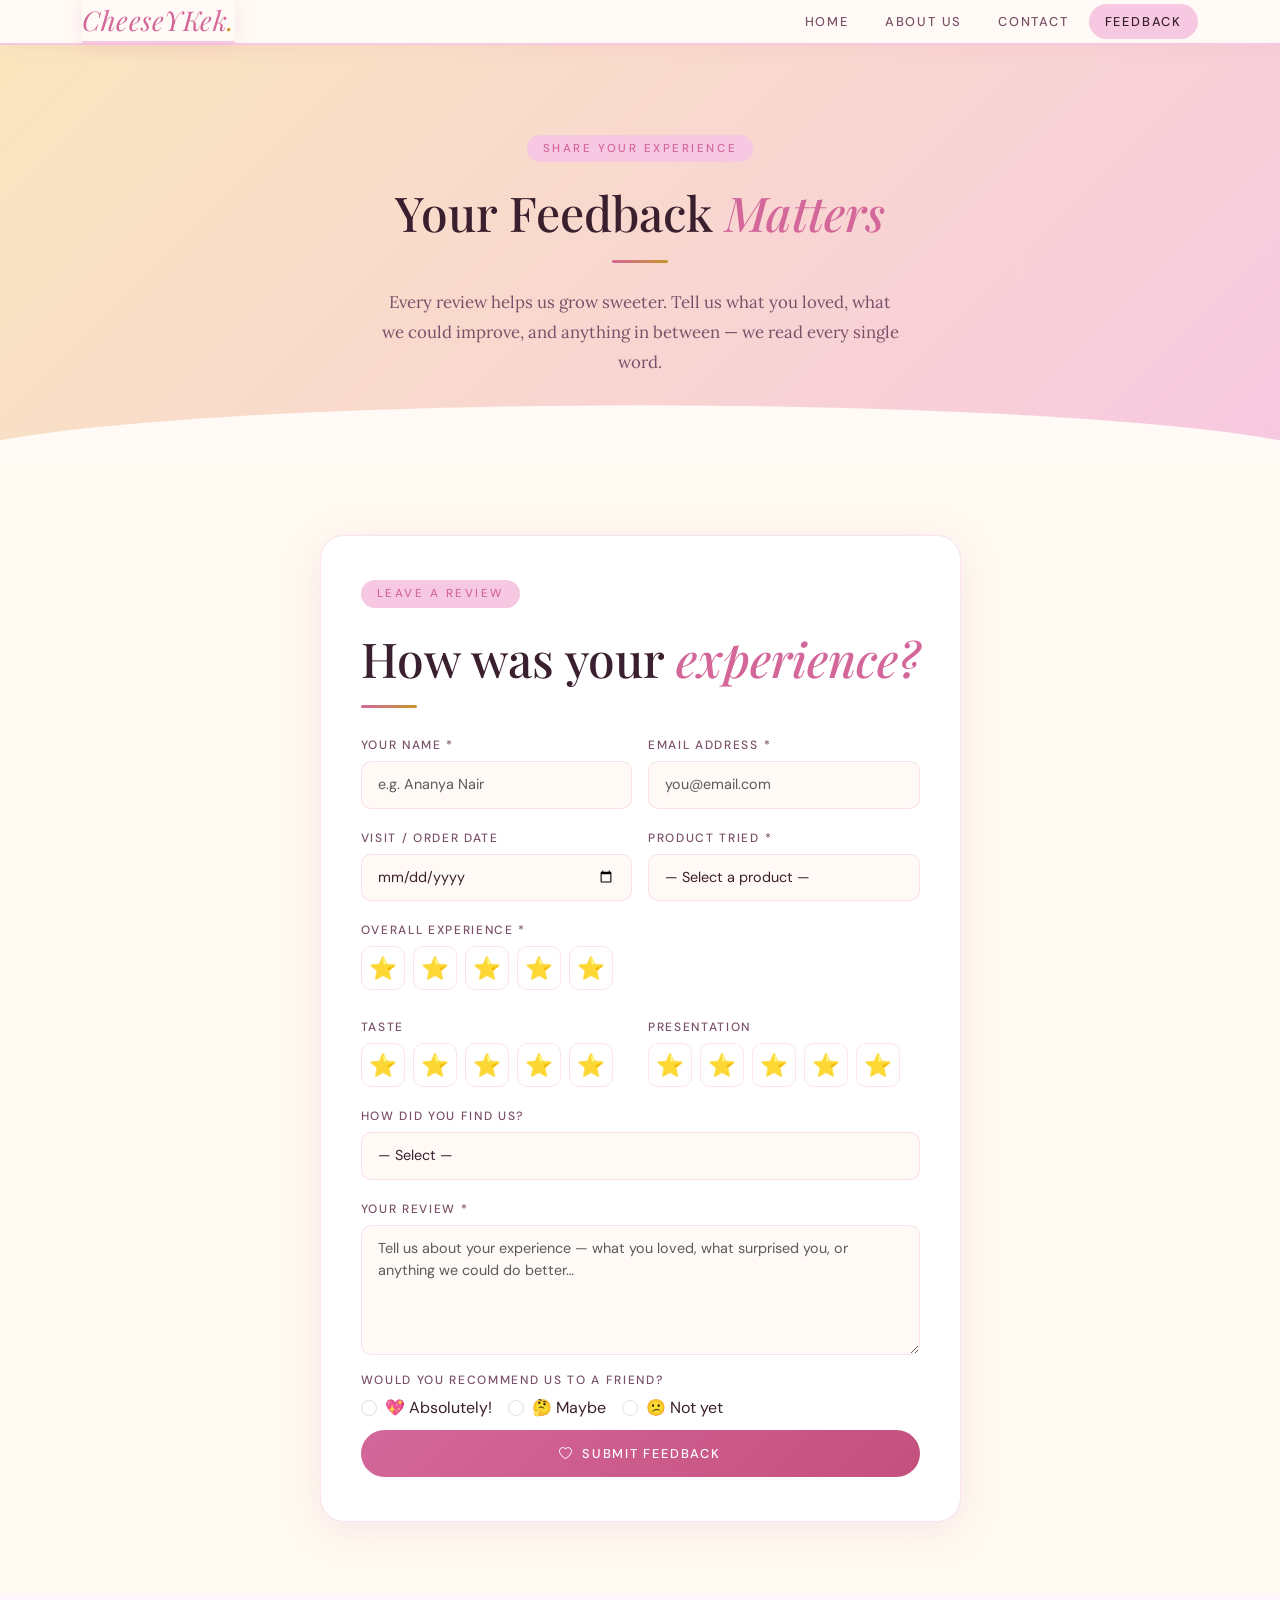
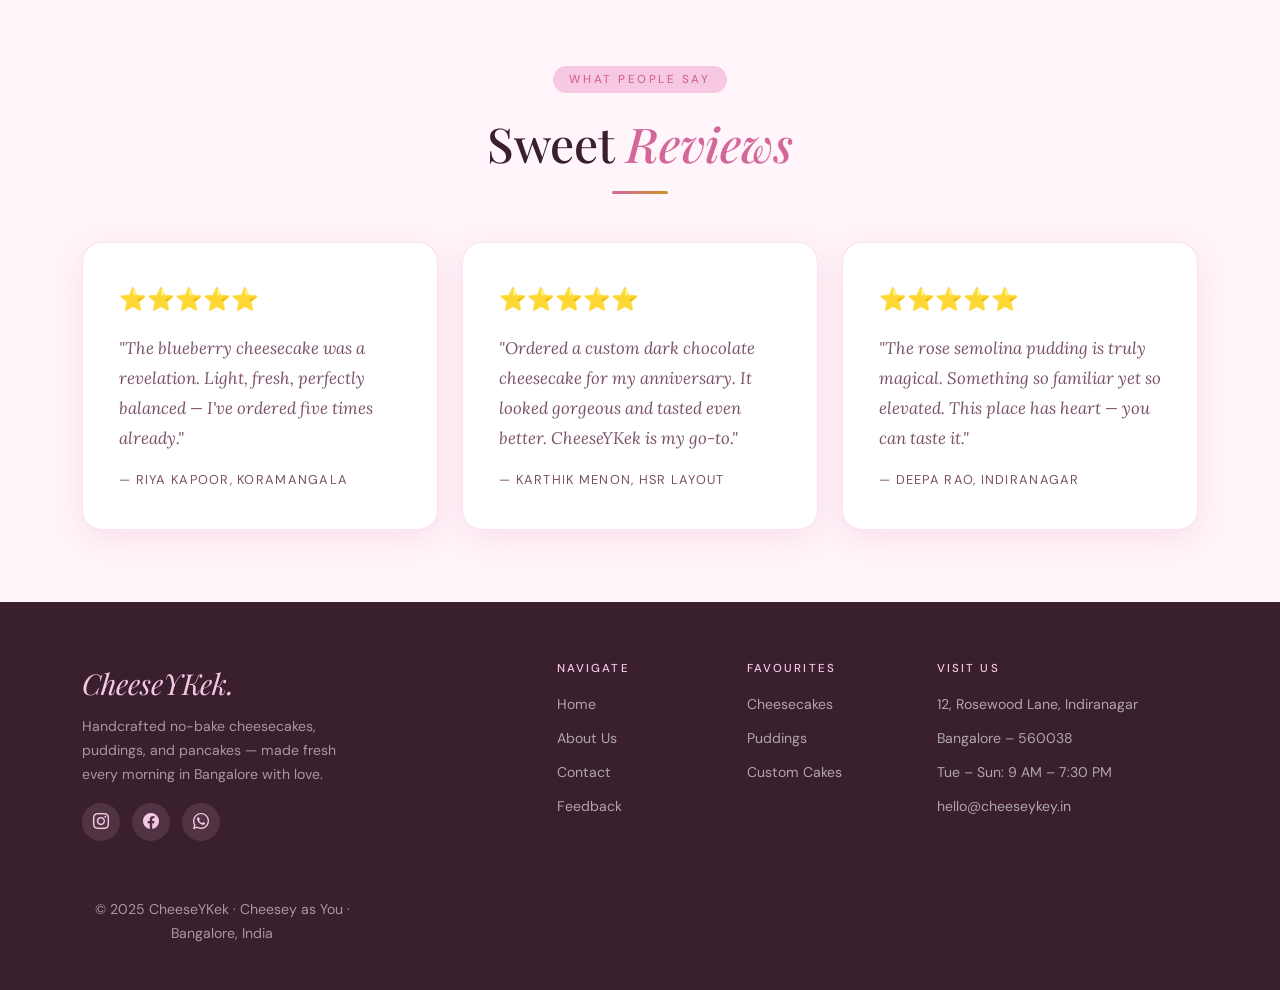
<file: feedback.html>
<!DOCTYPE html>
<html lang="en">
<head>
  <meta charset="UTF-8"/>
  <meta name="viewport" content="width=device-width, initial-scale=1.0"/>
  <title>Feedback — CheeseYKek</title>
  <link rel="icon" href="data:image/svg+xml,<svg xmlns='http://www.w3.org/2000/svg' viewBox='0 0 100 100'><text y='.9em' font-size='90'>🍰</text></svg>">
  <link href="https://cdn.jsdelivr.net/npm/bootstrap@5.3.3/dist/css/bootstrap.min.css" rel="stylesheet">
  <link href="https://cdn.jsdelivr.net/npm/bootstrap-icons@1.11.3/font/bootstrap-icons.min.css" rel="stylesheet">
  <link rel="stylesheet" href="style.css">
</head>
<body>

<!-- ══ NAVBAR ══ -->
<nav class="navbar navbar-expand-lg ck-navbar">
  <div class="container">
    <a class="navbar-brand ck-navbar" href="index.html">CheeseYKek<span>.</span></a>
    <button class="navbar-toggler" type="button" data-bs-toggle="collapse"
            data-bs-target="#navMenu" aria-controls="navMenu"
            aria-expanded="false" aria-label="Toggle navigation">
      <span class="navbar-toggler-icon"></span>
    </button>
    <div class="collapse navbar-collapse" id="navMenu">
      <ul class="navbar-nav ms-auto gap-1 py-2 py-lg-0 align-items-lg-center">
        <li class="nav-item"><a class="nav-link" href="index.html">Home</a></li>
        <li class="nav-item"><a class="nav-link" href="about.html">About Us</a></li>
        <li class="nav-item"><a class="nav-link" href="contact.html">Contact</a></li>
        <li class="nav-item"><a class="nav-link" href="feedback.html">Feedback</a></li>
      </ul>
    </div>
  </div>
</nav>

<!-- ══ HERO ══ -->
<section class="feedback-hero">
  <div class="container">
    <span class="section-tag">Share Your Experience</span>
    <h1 class="section-title mt-2">Your Feedback <em>Matters</em></h1>
    <div class="ck-divider center"></div>
    <p class="section-sub mx-auto" style="max-width: 520px;">
      Every review helps us grow sweeter. Tell us what you loved, what we could improve, and anything in between — we read every single word.
    </p>
  </div>
</section>

<!-- ══ FEEDBACK FORM ══ -->
<section class="py-5 bg-cream-soft">
  <div class="container py-4">
    <div class="row justify-content-center">
      <div class="col-lg-8 col-xl-7 reveal">
        <div class="ck-form-card">

          <span class="section-tag">Leave a Review</span>
          <h2 class="section-title mt-2">How was your <em>experience?</em></h2>
          <div class="ck-divider"></div>

          <form id="feedbackForm" class="needs-validation" novalidate>
            <div class="row g-3">

              <!-- Name & Email -->
              <div class="col-sm-6">
                <label class="form-label" for="fName">Your Name *</label>
                <input type="text" class="form-control" id="fName" placeholder="e.g. Ananya Nair" required>
                <div class="invalid-feedback">Please enter your name.</div>
              </div>

              <div class="col-sm-6">
                <label class="form-label" for="fEmail">Email Address *</label>
                <input type="email" class="form-control" id="fEmail" placeholder="you@email.com" required>
                <div class="invalid-feedback">Please enter a valid email.</div>
              </div>

              <!-- Visit Date -->
              <div class="col-sm-6">
                <label class="form-label" for="fDate">Visit / Order Date</label>
                <input type="date" class="form-control" id="fDate">
              </div>

              <!-- Product Tried -->
              <div class="col-sm-6">
                <label class="form-label" for="fProduct">Product Tried *</label>
                <select class="form-select" id="fProduct" required>
                  <option value="">— Select a product —</option>
                  <optgroup label="🍰 Cheesecakes">
                    <option>Classic Cheesecake</option>
                    <option>Blueberry Cheesecake</option>
                    <option>Strawberry Cheesecake</option>
                    <option>Nutella Cheesecake</option>
                    <option>Biscoff Cheesecake</option>
                    <option>Dark Chocolate Cheesecake</option>
                    <option>Jelly Base Cheesecake</option>
                  </optgroup>
                  <optgroup label="🍮 Puddings">
                    <option>Mango Pudding</option>
                    <option>Strawberry Pudding</option>
                    <option>Custard Pudding</option>
                    <option>Apple Pudding</option>
                  </optgroup>
                  <optgroup label="🥞 Pancakes">
                    <option>Classic Stack Pancakes</option>
                    <option>Berry Bliss Pancakes</option>
                    <option>Nutella Pancakes</option>
                  </optgroup>
                  <option>Custom Cake / Order</option>
                  <option>Multiple Items</option>
                </select>
                <div class="invalid-feedback">Please select a product.</div>
              </div>

              <!-- Overall Rating -->
              <div class="col-12">
                <label class="form-label">Overall Experience *</label>
                <div class="star-rating" id="overallRating">
                  <input type="radio" name="overall" id="s1" value="1" required>
                  <label for="s1" title="1 – Poor">⭐</label>
                  <input type="radio" name="overall" id="s2" value="2">
                  <label for="s2" title="2 – Fair">⭐</label>
                  <input type="radio" name="overall" id="s3" value="3">
                  <label for="s3" title="3 – Good">⭐</label>
                  <input type="radio" name="overall" id="s4" value="4">
                  <label for="s4" title="4 – Great">⭐</label>
                  <input type="radio" name="overall" id="s5" value="5">
                  <label for="s5" title="5 – Excellent">⭐</label>
                </div>
                <div id="ratingLabel" class="mt-2" style="font-size:0.82rem; color: var(--text-soft); font-style: italic;"></div>
              </div>

              <!-- Taste Rating -->
              <div class="col-sm-6">
                <label class="form-label">Taste</label>
                <div class="star-rating" id="tasteRating">
                  <input type="radio" name="taste" id="t1" value="1">
                  <label for="t1">⭐</label>
                  <input type="radio" name="taste" id="t2" value="2">
                  <label for="t2">⭐</label>
                  <input type="radio" name="taste" id="t3" value="3">
                  <label for="t3">⭐</label>
                  <input type="radio" name="taste" id="t4" value="4">
                  <label for="t4">⭐</label>
                  <input type="radio" name="taste" id="t5" value="5">
                  <label for="t5">⭐</label>
                </div>
              </div>

              <!-- Presentation Rating -->
              <div class="col-sm-6">
                <label class="form-label">Presentation</label>
                <div class="star-rating" id="presentRating">
                  <input type="radio" name="present" id="p1" value="1">
                  <label for="p1">⭐</label>
                  <input type="radio" name="present" id="p2" value="2">
                  <label for="p2">⭐</label>
                  <input type="radio" name="present" id="p3" value="3">
                  <label for="p3">⭐</label>
                  <input type="radio" name="present" id="p4" value="4">
                  <label for="p4">⭐</label>
                  <input type="radio" name="present" id="p5" value="5">
                  <label for="p5">⭐</label>
                </div>
              </div>

              <!-- How did you find us -->
              <div class="col-12">
                <label class="form-label" for="fSource">How did you find us?</label>
                <select class="form-select" id="fSource">
                  <option value="">— Select —</option>
                  <option>Instagram</option>
                  <option>Friend / Word of Mouth</option>
                  <option>Zomato / Swiggy</option>
                  <option>Google Search</option>
                  <option>Walk-In</option>
                  <option>Other</option>
                </select>
              </div>

              <!-- Comments -->
              <div class="col-12">
                <label class="form-label" for="fComments">Your Review *</label>
                <textarea class="form-control" id="fComments" placeholder="Tell us about your experience — what you loved, what surprised you, or anything we could do better…" required></textarea>
                <div class="invalid-feedback">Please write a short review.</div>
              </div>

              <!-- Would recommend -->
              <div class="col-12">
                <label class="form-label d-block">Would you recommend us to a friend?</label>
                <div class="d-flex gap-3 flex-wrap">
                  <div class="form-check">
                    <input class="form-check-input" type="radio" name="recommend" id="recYes" value="yes">
                    <label class="form-check-label" for="recYes">💖 Absolutely!</label>
                  </div>
                  <div class="form-check">
                    <input class="form-check-input" type="radio" name="recommend" id="recMaybe" value="maybe">
                    <label class="form-check-label" for="recMaybe">🤔 Maybe</label>
                  </div>
                  <div class="form-check">
                    <input class="form-check-input" type="radio" name="recommend" id="recNo" value="no">
                    <label class="form-check-label" for="recNo">😕 Not yet</label>
                  </div>
                </div>
              </div>

              <!-- Submit -->
              <div class="col-12 mt-2">
                <button type="submit" class="btn-ck-primary w-100">
                  <i class="bi bi-heart me-2"></i>Submit Feedback
                </button>
              </div>

            </div>
          </form>

        </div>
      </div>
    </div>
  </div>
</section>

<!-- ══ REVIEW QUOTES ══ -->
<section class="py-5 bg-pink-soft">
  <div class="container py-4">
    <div class="text-center mb-5 reveal">
      <span class="section-tag">What People Say</span>
      <h2 class="section-title mt-2">Sweet <em>Reviews</em></h2>
      <div class="ck-divider center"></div>
    </div>
    <div class="row g-4">
      <div class="col-md-4 reveal">
        <div class="story-card h-100">
          <div class="mb-3" style="font-size:1.4rem; color: var(--pink-dark);">⭐⭐⭐⭐⭐</div>
          <p class="section-sub fst-italic">"The blueberry cheesecake was a revelation. Light, fresh, perfectly balanced — I've ordered five times already."</p>
          <div class="mt-3" style="font-size:0.8rem; letter-spacing:0.1em; text-transform:uppercase; color:var(--text-soft);">— Riya Kapoor, Koramangala</div>
        </div>
      </div>
      <div class="col-md-4 reveal">
        <div class="story-card h-100">
          <div class="mb-3" style="font-size:1.4rem; color: var(--pink-dark);">⭐⭐⭐⭐⭐</div>
          <p class="section-sub fst-italic">"Ordered a custom dark chocolate cheesecake for my anniversary. It looked gorgeous and tasted even better. CheeseYKek is my go-to."</p>
          <div class="mt-3" style="font-size:0.8rem; letter-spacing:0.1em; text-transform:uppercase; color:var(--text-soft);">— Karthik Menon, HSR Layout</div>
        </div>
      </div>
      <div class="col-md-4 reveal">
        <div class="story-card h-100">
          <div class="mb-3" style="font-size:1.4rem; color: var(--pink-dark);">⭐⭐⭐⭐⭐</div>
          <p class="section-sub fst-italic">"The rose semolina pudding is truly magical. Something so familiar yet so elevated. This place has heart — you can taste it."</p>
          <div class="mt-3" style="font-size:0.8rem; letter-spacing:0.1em; text-transform:uppercase; color:var(--text-soft);">— Deepa Rao, Indiranagar</div>
        </div>
      </div>
    </div>
  </div>
</section>

<!-- ══ FOOTER ══ -->
<footer class="ck-footer">
  <div class="container">
    <div class="row g-4">
      <div class="col-md-4">
        <span class="brand">CheeseYKek.</span>
        <p>Handcrafted no-bake cheesecakes, puddings, and pancakes — made fresh every morning in Bangalore with love.</p>
        <div class="footer-social mt-3">
          <a href="#"><i class="bi bi-instagram"></i></a>
          <a href="#"><i class="bi bi-facebook"></i></a>
          <a href="#"><i class="bi bi-whatsapp"></i></a>
        </div>
      </div>
      <div class="col-md-2 offset-md-1">
        <h6>Navigate</h6>
        <ul>
          <li><a href="index.html">Home</a></li>
          <li><a href="about.html">About Us</a></li>
          <li><a href="contact.html">Contact</a></li>
          <li><a href="feedback.html">Feedback</a></li>
        </ul>
      </div>
      <div class="col-md-2">
        <h6>Favourites</h6>
        <ul>
          <li><a href="#">Cheesecakes</a></li>
          <li><a href="#">Puddings</a></li>
          <li><a href="#">Custom Cakes</a></li>
        </ul>
      </div>
      <div class="col-md-3">
        <h6>Visit Us</h6>
        <ul>
          <li><a href="#">12, Rosewood Lane, Indiranagar</a></li>
          <li><a href="#">Bangalore – 560038</a></li>
          <li><a href="#">Tue – Sun: 9 AM – 7:30 PM</a></li>
          <li><a href="mailto:hello@cheeseykey.in">hello@cheeseykey.in</a></li>
        </ul>
      </div>
    </div>
    <hr class="footer-hr">
    <p class="footer-copy">© 2025 CheeseYKek · Cheesey as You · Bangalore, India</p>
  </div>
</footer>

<script src="https://cdn.jsdelivr.net/npm/bootstrap@5.3.3/dist/js/bootstrap.bundle.min.js"></script>
<script src="main.js"></script>
<script>
  // Rating label text
  const ratingLabels = ['', 'Poor 😕', 'Fair 🙂', 'Good 😊', 'Great 😄', 'Excellent 🤩'];
  document.querySelectorAll('input[name="overall"]').forEach(radio => {
    radio.addEventListener('change', function () {
      document.getElementById('ratingLabel').textContent = ratingLabels[this.value];
    });
  });
</script>
</body>
</html>
</file>
<file: style.css>
/* ============================================
   CheeseyCek — style.css
   Pastel palette: #f7c8e1 (pink) · #fae6be (cream)
   ============================================ */

@import url('https://fonts.googleapis.com/css2?family=Playfair+Display:ital,wght@0,400;0,700;1,400;1,600&family=Lora:ital,wght@0,400;1,400&family=DM+Sans:wght@300;400;500&display=swap');

/* ── CSS VARIABLES ── */
:root {
  --pink:        #f7c8e1;
  --pink-deep:   #f0a4cc;
  --pink-dark:   #d4679a;
  --cream:       #fae6be;
  --cream-deep:  #f3cf8e;
  --cream-dark:  #c8952a;
  --white:       #fffaf5;
  --text:        #3a1f2e;
  --text-soft:   #7a5068;
  --border:      rgba(247, 200, 225, 0.5);
  --shadow:      rgba(212, 103, 154, 0.15);
}

/* ── RESET & BASE ── */
*, *::before, *::after { box-sizing: border-box; }

body {
  font-family: 'DM Sans', sans-serif;
  background: var(--white);
  color: var(--text);
  overflow-x: hidden;
  margin: 0;
}

a { text-decoration: none; color: inherit; }
img { max-width: 100%; }

/* ── NAVBAR ── */
.ck-navbar {
  background: rgba(255, 250, 245, 0.95);
  backdrop-filter: blur(12px);
  border-bottom: 2px solid var(--pink);
  padding: 0;
  position: sticky;
  top: 0;
  z-index: 1000;
  box-shadow: 0 2px 20px var(--shadow);
}

.ck-navbar .navbar-brand {
  font-family: 'Playfair Display', serif;
  font-style: italic;
  font-size: 1.7rem;
  color: var(--pink-dark);
  letter-spacing: 0.02em;
}

.ck-navbar .navbar-brand span {
  color: var(--cream-dark);
}

.ck-navbar .nav-link {
  font-size: 0.8rem;
  letter-spacing: 0.14em;
  text-transform: uppercase;
  font-weight: 500;
  color: var(--text-soft) !important;
  padding: 8px 16px !important;
  border-radius: 30px;
  transition: background 0.25s, color 0.25s;
}

.ck-navbar .nav-link:hover,
.ck-navbar .nav-link.active {
  background: var(--pink);
  color: var(--text) !important;
}

.ck-navbar .navbar-toggler {
  border: 1.5px solid var(--pink-deep);
}

.ck-navbar .navbar-toggler-icon {
  background-image: url("data:image/svg+xml,%3csvg xmlns='http://www.w3.org/2000/svg' viewBox='0 0 30 30'%3e%3cpath stroke='%23d4679a' stroke-linecap='round' stroke-miterlimit='10' stroke-width='2' d='M4 7h22M4 15h22M4 23h22'/%3e%3c/svg%3e");
}

/* ── SECTION UTILITIES ── */
.section-tag {
  display: inline-block;
  font-size: 0.72rem;
  letter-spacing: 0.22em;
  text-transform: uppercase;
  color: var(--pink-dark);
  background: var(--pink);
  padding: 5px 16px;
  border-radius: 30px;
  margin-bottom: 14px;
  font-weight: 500;
}

.section-title {
  font-family: 'Playfair Display', serif;
  font-size: clamp(1.9rem, 4vw, 3rem);
  color: var(--text);
  line-height: 1.2;
  margin-bottom: 12px;
}

.section-title em {
  font-style: italic;
  color: var(--pink-dark);
}

.section-sub {
  font-family: 'Lora', serif;
  font-size: 1.05rem;
  color: var(--text-soft);
  line-height: 1.8;
  font-weight: 400;
}

.ck-divider {
  width: 56px;
  height: 3px;
  background: linear-gradient(90deg, var(--pink-dark), var(--cream-dark));
  border-radius: 4px;
  margin: 18px 0 24px;
}

.ck-divider.center { margin-left: auto; margin-right: auto; }

/* ── BUTTONS ── */
.btn-ck-primary {
  background: linear-gradient(135deg, var(--pink-dark), #c4507e);
  color: #fff;
  border: none;
  padding: 14px 38px;
  font-size: 0.8rem;
  letter-spacing: 0.14em;
  text-transform: uppercase;
  font-weight: 500;
  border-radius: 40px;
  transition: transform 0.2s, box-shadow 0.3s;
  display: inline-block;
  cursor: pointer;
  font-family: 'DM Sans', sans-serif;
}

.btn-ck-primary:hover {
  transform: translateY(-3px);
  box-shadow: 0 12px 28px rgba(212, 103, 154, 0.35);
  color: #fff;
}

.btn-ck-outline {
  background: transparent;
  color: var(--pink-dark);
  border: 2px solid var(--pink-dark);
  padding: 12px 34px;
  font-size: 0.8rem;
  letter-spacing: 0.14em;
  text-transform: uppercase;
  font-weight: 500;
  border-radius: 40px;
  transition: background 0.25s, color 0.25s, transform 0.2s;
  display: inline-block;
  cursor: pointer;
  font-family: 'DM Sans', sans-serif;
}

.btn-ck-outline:hover {
  background: var(--pink-dark);
  color: #fff;
  transform: translateY(-2px);
}

/* ══════════════════════
   HOME — HERO
══════════════════════ */
.hero-section {
  background: linear-gradient(150deg, var(--pink) 0%, var(--cream) 60%, #fff5e6 100%);
  min-height: 92vh;
  display: flex;
  align-items: center;
  position: relative;
  overflow: hidden;
  padding: 80px 0 60px;
}

.hero-section::before {
  content: '';
  position: absolute;
  top: -80px; right: -80px;
  width: 420px; height: 420px;
  background: radial-gradient(circle, rgba(247,200,225,0.6) 0%, transparent 70%);
  border-radius: 50%;
  animation: pulse 6s ease-in-out infinite;
}

.hero-section::after {
  content: '';
  position: absolute;
  bottom: -60px; left: -60px;
  width: 300px; height: 300px;
  background: radial-gradient(circle, rgba(250,230,190,0.7) 0%, transparent 70%);
  border-radius: 50%;
  animation: pulse 8s ease-in-out infinite reverse;
}

@keyframes pulse {
  0%, 100% { transform: scale(1); opacity: 0.7; }
  50% { transform: scale(1.12); opacity: 1; }
}

.hero-badge {
  display: inline-block;
  background: rgba(255,255,255,0.7);
  border: 1.5px solid var(--pink-deep);
  color: var(--pink-dark);
  font-size: 0.72rem;
  letter-spacing: 0.2em;
  text-transform: uppercase;
  padding: 6px 18px;
  border-radius: 30px;
  margin-bottom: 22px;
  font-weight: 500;
  backdrop-filter: blur(4px);
}

.hero-title {
  font-family: 'Playfair Display', serif;
  font-size: clamp(2.6rem, 6vw, 5rem);
  line-height: 1.1;
  color: var(--text);
  margin-bottom: 20px;
}

.hero-title em {
  font-style: italic;
  color: var(--pink-dark);
}

.hero-desc {
  font-family: 'Lora', serif;
  font-size: 1.1rem;
  color: var(--text-soft);
  line-height: 1.8;
  max-width: 480px;
  margin-bottom: 36px;
}

.hero-visual {
  display: flex;
  justify-content: center;
  align-items: center;
  animation: floatY 4s ease-in-out infinite;
  position: relative;
  z-index: 2;
}

@keyframes floatY {
  0%, 100% { transform: translateY(0px); }
  50% { transform: translateY(-16px); }
}

.hero-cake-card {
  background: rgba(255,255,255,0.85);
  backdrop-filter: blur(10px);
  border: 2px solid var(--pink);
  border-radius: 24px;
  padding: 40px 44px;
  text-align: center;
  box-shadow: 0 20px 60px var(--shadow);
}

.hero-cake-card .cake-emoji {
  font-size: 5.5rem;
  display: block;
  margin-bottom: 16px;
  filter: drop-shadow(0 8px 16px rgba(212,103,154,0.2));
}

.hero-cake-card .cake-name {
  font-family: 'Playfair Display', serif;
  font-size: 1.1rem;
  color: var(--text);
  margin-bottom: 6px;
}

.hero-cake-card .cake-tag {
  font-size: 0.75rem;
  letter-spacing: 0.12em;
  text-transform: uppercase;
  color: var(--pink-dark);
  background: var(--pink);
  padding: 3px 12px;
  border-radius: 20px;
  display: inline-block;
}

/* ── STATS BAR ── */
.stats-bar {
  background: linear-gradient(90deg, var(--pink-dark), #c4507e, var(--cream-dark));
  padding: 22px 0;
  color: white;
}

.stat-item {
  text-align: center;
  padding: 0 20px;
}

.stat-item .num {
  font-family: 'Playfair Display', serif;
  font-size: 2rem;
  font-weight: 700;
  display: block;
  line-height: 1;
}

.stat-item .lbl {
  font-size: 0.72rem;
  letter-spacing: 0.14em;
  text-transform: uppercase;
  opacity: 0.85;
  margin-top: 4px;
  display: block;
}

/* ── MENU SECTION ── */
.menu-section {
  padding: 90px 0;
  background: var(--white);
}

.menu-card {
  background: #fff;
  border: 1.5px solid var(--border);
  border-radius: 20px;
  padding: 32px 28px;
  height: 100%;
  transition: transform 0.3s, box-shadow 0.3s, border-color 0.3s;
  position: relative;
  overflow: hidden;
}

.menu-card::before {
  content: '';
  position: absolute;
  top: 0; left: 0; right: 0;
  height: 4px;
  background: linear-gradient(90deg, var(--pink-dark), var(--cream-dark));
  transform: scaleX(0);
  transition: transform 0.3s;
  transform-origin: left;
}

.menu-card:hover {
  transform: translateY(-8px);
  box-shadow: 0 24px 48px var(--shadow);
  border-color: var(--pink-deep);
}

.menu-card:hover::before { transform: scaleX(1); }

.menu-card .card-icon {
  font-size: 2.6rem;
  margin-bottom: 16px;
  display: block;
}

.menu-card h5 {
  font-family: 'Playfair Display', serif;
  font-size: 1.15rem;
  color: var(--text);
  margin-bottom: 10px;
}

.menu-card p {
  font-family: 'Lora', serif;
  font-size: 0.92rem;
  color: var(--text-soft);
  line-height: 1.7;
  margin-bottom: 16px;
}

.menu-card .price-tag {
  display: inline-block;
  background: var(--cream);
  color: var(--cream-dark);
  font-size: 0.78rem;
  font-weight: 500;
  letter-spacing: 0.1em;
  padding: 4px 14px;
  border-radius: 20px;
  border: 1px solid var(--cream-deep);
}

/* ── MENU CATEGORY TABS ── */
.menu-tabs-wrap {
  padding: 0 0 8px;
}

.menu-tabs {
  background: rgba(247, 200, 225, 0.18);
  border: 1.5px solid var(--border);
  border-radius: 50px;
  padding: 6px;
  gap: 4px !important;
}

.menu-tab {
  background: transparent;
  border: none;
  outline: none;
  cursor: pointer;
  font-family: 'DM Sans', sans-serif;
  font-size: 0.85rem;
  font-weight: 500;
  letter-spacing: 0.06em;
  color: var(--text-soft);
  padding: 10px 26px;
  border-radius: 40px;
  transition: background 0.25s, color 0.25s, box-shadow 0.25s, transform 0.2s;
  white-space: nowrap;
  display: inline-flex;
  align-items: center;
  gap: 7px;
}

.menu-tab:hover {
  background: rgba(247, 200, 225, 0.45);
  color: var(--text);
  transform: translateY(-1px);
}

.menu-tab.active {
  background: linear-gradient(135deg, var(--pink-dark), #c4507e);
  color: #fff;
  box-shadow: 0 6px 20px rgba(212, 103, 154, 0.35);
  transform: translateY(-2px);
}

/* on mobile stack them full-width */
@media (max-width: 480px) {
  .menu-tabs {
    border-radius: 18px;
    padding: 8px;
    flex-direction: column !important;
    width: 100%;
  }
  .menu-tab {
    width: 100%;
    justify-content: center;
    border-radius: 12px;
    padding: 12px 20px;
  }
}

/* ── SPECIAL BANNER ── */
.special-banner {
  background: linear-gradient(135deg, var(--pink) 0%, var(--cream) 100%);
  padding: 70px 0;
  position: relative;
  overflow: hidden;
}

.special-banner::before {
  content: '🍰';
  position: absolute;
  font-size: 10rem;
  opacity: 0.06;
  right: 5%;
  top: 50%;
  transform: translateY(-50%);
  pointer-events: none;
}

/* ═══════════════════════
   ABOUT PAGE
═══════════════════════ */
.about-hero {
  background: linear-gradient(135deg, var(--cream) 0%, var(--pink) 100%);
  padding: 100px 0 80px;
  position: relative;
  overflow: hidden;
}

.about-hero::after {
  content: '';
  position: absolute;
  bottom: -2px; left: 0; right: 0;
  height: 60px;
  background: var(--white);
  clip-path: ellipse(55% 100% at 50% 100%);
}

.story-card {
  background: #fff;
  border: 1.5px solid var(--border);
  border-radius: 20px;
  padding: 40px 36px;
  box-shadow: 0 8px 32px var(--shadow);
}

.story-visual {
  background: linear-gradient(135deg, var(--pink) 0%, var(--cream) 100%);
  border-radius: 20px;
  aspect-ratio: 4/5;
  display: flex;
  align-items: center;
  justify-content: center;
  font-size: 7rem;
  box-shadow: 0 16px 40px var(--shadow);
  position: relative;
  overflow: hidden;
}

.story-visual::before {
  content: '';
  position: absolute; inset: 16px;
  border: 2px dashed rgba(255,255,255,0.5);
  border-radius: 12px;
}

.value-card {
  background: #fff;
  border: 1.5px solid var(--border);
  border-radius: 18px;
  padding: 36px 28px;
  text-align: center;
  transition: transform 0.3s, box-shadow 0.3s;
  height: 100%;
}

.value-card:hover {
  transform: translateY(-6px);
  box-shadow: 0 20px 40px var(--shadow);
}

.value-card .v-icon {
  width: 64px; height: 64px;
  background: linear-gradient(135deg, var(--pink), var(--cream));
  border-radius: 50%;
  display: flex; align-items: center; justify-content: center;
  font-size: 1.8rem;
  margin: 0 auto 20px;
}

.value-card h5 {
  font-family: 'Playfair Display', serif;
  font-size: 1.1rem;
  color: var(--text);
  margin-bottom: 10px;
}

.value-card p {
  font-family: 'Lora', serif;
  font-size: 0.92rem;
  color: var(--text-soft);
  line-height: 1.7;
}

.team-card {
  background: #fff;
  border: 1.5px solid var(--border);
  border-radius: 20px;
  padding: 36px 24px;
  text-align: center;
  transition: transform 0.3s, box-shadow 0.3s;
  height: 100%;
}

.team-card:hover {
  transform: translateY(-6px);
  box-shadow: 0 20px 40px var(--shadow);
}

.team-avatar {
  width: 90px; height: 90px;
  background: linear-gradient(135deg, var(--pink-deep), var(--cream-deep));
  border-radius: 50%;
  margin: 0 auto 18px;
  display: flex; align-items: center; justify-content: center;
  font-size: 2.6rem;
  border: 3px solid var(--pink);
}

.team-card h5 {
  font-family: 'Playfair Display', serif;
  font-size: 1.1rem;
  color: var(--text);
  margin-bottom: 4px;
}

.team-card .role {
  font-size: 0.78rem;
  letter-spacing: 0.12em;
  text-transform: uppercase;
  color: var(--pink-dark);
  margin-bottom: 12px;
}

.team-card p {
  font-family: 'Lora', serif;
  font-size: 0.9rem;
  color: var(--text-soft);
  line-height: 1.7;
}

/* ═══════════════════════
   CONTACT PAGE
═══════════════════════ */
.contact-hero {
  background: linear-gradient(135deg, var(--pink) 0%, var(--cream) 100%);
  padding: 90px 0 70px;
  text-align: center;
  position: relative;
  overflow: hidden;
}

.contact-hero::after {
  content: '';
  position: absolute;
  bottom: -2px; left: 0; right: 0;
  height: 60px;
  background: var(--white);
  clip-path: ellipse(55% 100% at 50% 100%);
}

.info-card {
  background: #fff;
  border: 1.5px solid var(--border);
  border-radius: 20px;
  padding: 36px 28px;
  height: 100%;
  box-shadow: 0 4px 24px var(--shadow);
}

.info-card .ic-icon {
  width: 52px; height: 52px;
  background: linear-gradient(135deg, var(--pink), var(--cream));
  border-radius: 14px;
  display: flex; align-items: center; justify-content: center;
  font-size: 1.4rem;
  margin-bottom: 16px;
}

.info-card h5 {
  font-family: 'Playfair Display', serif;
  font-size: 1.05rem;
  color: var(--text);
  margin-bottom: 8px;
}

.info-card p {
  font-family: 'Lora', serif;
  font-size: 0.92rem;
  color: var(--text-soft);
  line-height: 1.7;
  margin: 0;
}

.map-placeholder {
  background: linear-gradient(135deg, var(--pink) 0%, var(--cream) 100%);
  border-radius: 20px;
  height: 280px;
  display: flex;
  align-items: center;
  justify-content: center;
  border: 1.5px solid var(--border);
  font-size: 3.5rem;
  position: relative;
  overflow: hidden;
}

.map-placeholder::after {
  content: 'Indiranagar, Bangalore';
  position: absolute;
  bottom: 20px;
  font-family: 'DM Sans', sans-serif;
  font-size: 0.82rem;
  letter-spacing: 0.12em;
  text-transform: uppercase;
  color: var(--text-soft);
  background: rgba(255,255,255,0.8);
  padding: 6px 16px;
  border-radius: 20px;
}

/* ═══════════════════════
   FEEDBACK PAGE
═══════════════════════ */
.feedback-hero {
  background: linear-gradient(135deg, var(--cream) 0%, var(--pink) 100%);
  padding: 90px 0 70px;
  text-align: center;
  position: relative;
  overflow: hidden;
}

.feedback-hero::after {
  content: '';
  position: absolute;
  bottom: -2px; left: 0; right: 0;
  height: 60px;
  background: var(--white);
  clip-path: ellipse(55% 100% at 50% 100%);
}

/* ── FORMS ── */
.ck-form-card {
  background: #fff;
  border: 1.5px solid var(--border);
  border-radius: 24px;
  padding: 44px 40px;
  box-shadow: 0 8px 40px var(--shadow);
}

.form-label {
  font-size: 0.75rem;
  letter-spacing: 0.14em;
  text-transform: uppercase;
  color: var(--text-soft);
  font-weight: 500;
  margin-bottom: 7px;
}

.form-control, .form-select {
  border: 1.5px solid var(--border);
  background: var(--white);
  padding: 12px 16px;
  font-family: 'DM Sans', sans-serif;
  font-size: 0.9rem;
  color: var(--text);
  border-radius: 10px;
  transition: border-color 0.2s, box-shadow 0.2s;
}

.form-control:focus, .form-select:focus {
  border-color: var(--pink-deep);
  box-shadow: 0 0 0 3px rgba(247, 200, 225, 0.35);
  outline: none;
}

textarea.form-control { min-height: 130px; resize: vertical; }

/* Rating stars */
.star-rating { display: flex; gap: 8px; flex-wrap: wrap; }

.star-rating input { display: none; }

.star-rating label {
  width: 44px; height: 44px;
  border: 1.5px solid var(--border);
  border-radius: 10px;
  display: flex; align-items: center; justify-content: center;
  font-size: 1.4rem;
  cursor: pointer;
  transition: background 0.2s, border-color 0.2s, transform 0.15s;
  user-select: none;
}

.star-rating label:hover,
.star-rating input:checked + label {
  background: var(--pink);
  border-color: var(--pink-deep);
  transform: scale(1.1);
}

/* Toast */
.ck-toast {
  position: fixed;
  bottom: 32px; right: 32px;
  background: linear-gradient(135deg, var(--pink-dark), #c4507e);
  color: white;
  padding: 16px 28px;
  border-radius: 14px;
  font-size: 0.9rem;
  font-weight: 500;
  box-shadow: 0 12px 32px rgba(212,103,154,0.4);
  z-index: 9999;
  transform: translateY(80px);
  opacity: 0;
  transition: transform 0.4s ease, opacity 0.4s ease;
}

.ck-toast.show {
  transform: translateY(0);
  opacity: 1;
}

/* ── FOOTER ── */
.ck-footer {
  background: var(--text);
  padding: 60px 0 28px;
  color: rgba(255,255,255,0.85);
}

.ck-footer .brand {
  font-family: 'Playfair Display', serif;
  font-style: italic;
  font-size: 1.8rem;
  color: var(--pink);
  margin-bottom: 10px;
  display: block;
}

.ck-footer p {
  font-size: 0.88rem;
  color: rgba(255,255,255,0.55);
  line-height: 1.7;
  max-width: 280px;
}

.ck-footer h6 {
  font-size: 0.72rem;
  letter-spacing: 0.18em;
  text-transform: uppercase;
  color: var(--pink);
  margin-bottom: 16px;
  font-weight: 500;
}

.ck-footer ul { list-style: none; padding: 0; margin: 0; }
.ck-footer ul li { margin-bottom: 10px; }

.ck-footer ul li a {
  color: rgba(255,255,255,0.6);
  font-size: 0.88rem;
  transition: color 0.2s;
}

.ck-footer ul li a:hover { color: var(--pink); }

.footer-social a {
  display: inline-flex;
  align-items: center; justify-content: center;
  width: 38px; height: 38px;
  background: rgba(247,200,225,0.12);
  border-radius: 50%;
  color: var(--pink);
  font-size: 1rem;
  margin-right: 8px;
  transition: background 0.2s, transform 0.2s;
}

.footer-social a:hover {
  background: var(--pink-dark);
  color: white;
  transform: translateY(-3px);
}

.footer-hr {
  border-color: rgba(255,255,255,0.1);
  margin: 36px 0 20px;
}

.footer-copy {
  font-size: 0.8rem;
  color: rgba(255,255,255,0.35);
  text-align: center;
}

/* ── SCROLL REVEAL ── */
.reveal {
  opacity: 0;
  transform: translateY(28px);
  transition: opacity 0.6s ease, transform 0.6s ease;
}

.reveal.visible {
  opacity: 1;
  transform: translateY(0);
}

/* ── MISC ── */
.bg-pink-soft { background: #fff5fa; }
.bg-cream-soft { background: #fffbf2; }

.rounded-ck { border-radius: 20px; }

.text-pink { color: var(--pink-dark); }

/* ── SCROLLBAR ── */
::-webkit-scrollbar { width: 8px; }
::-webkit-scrollbar-track { background: var(--cream); }
::-webkit-scrollbar-thumb { background: var(--pink-deep); border-radius: 4px; }
::-webkit-scrollbar-thumb:hover { background: var(--pink-dark); }
</file>
